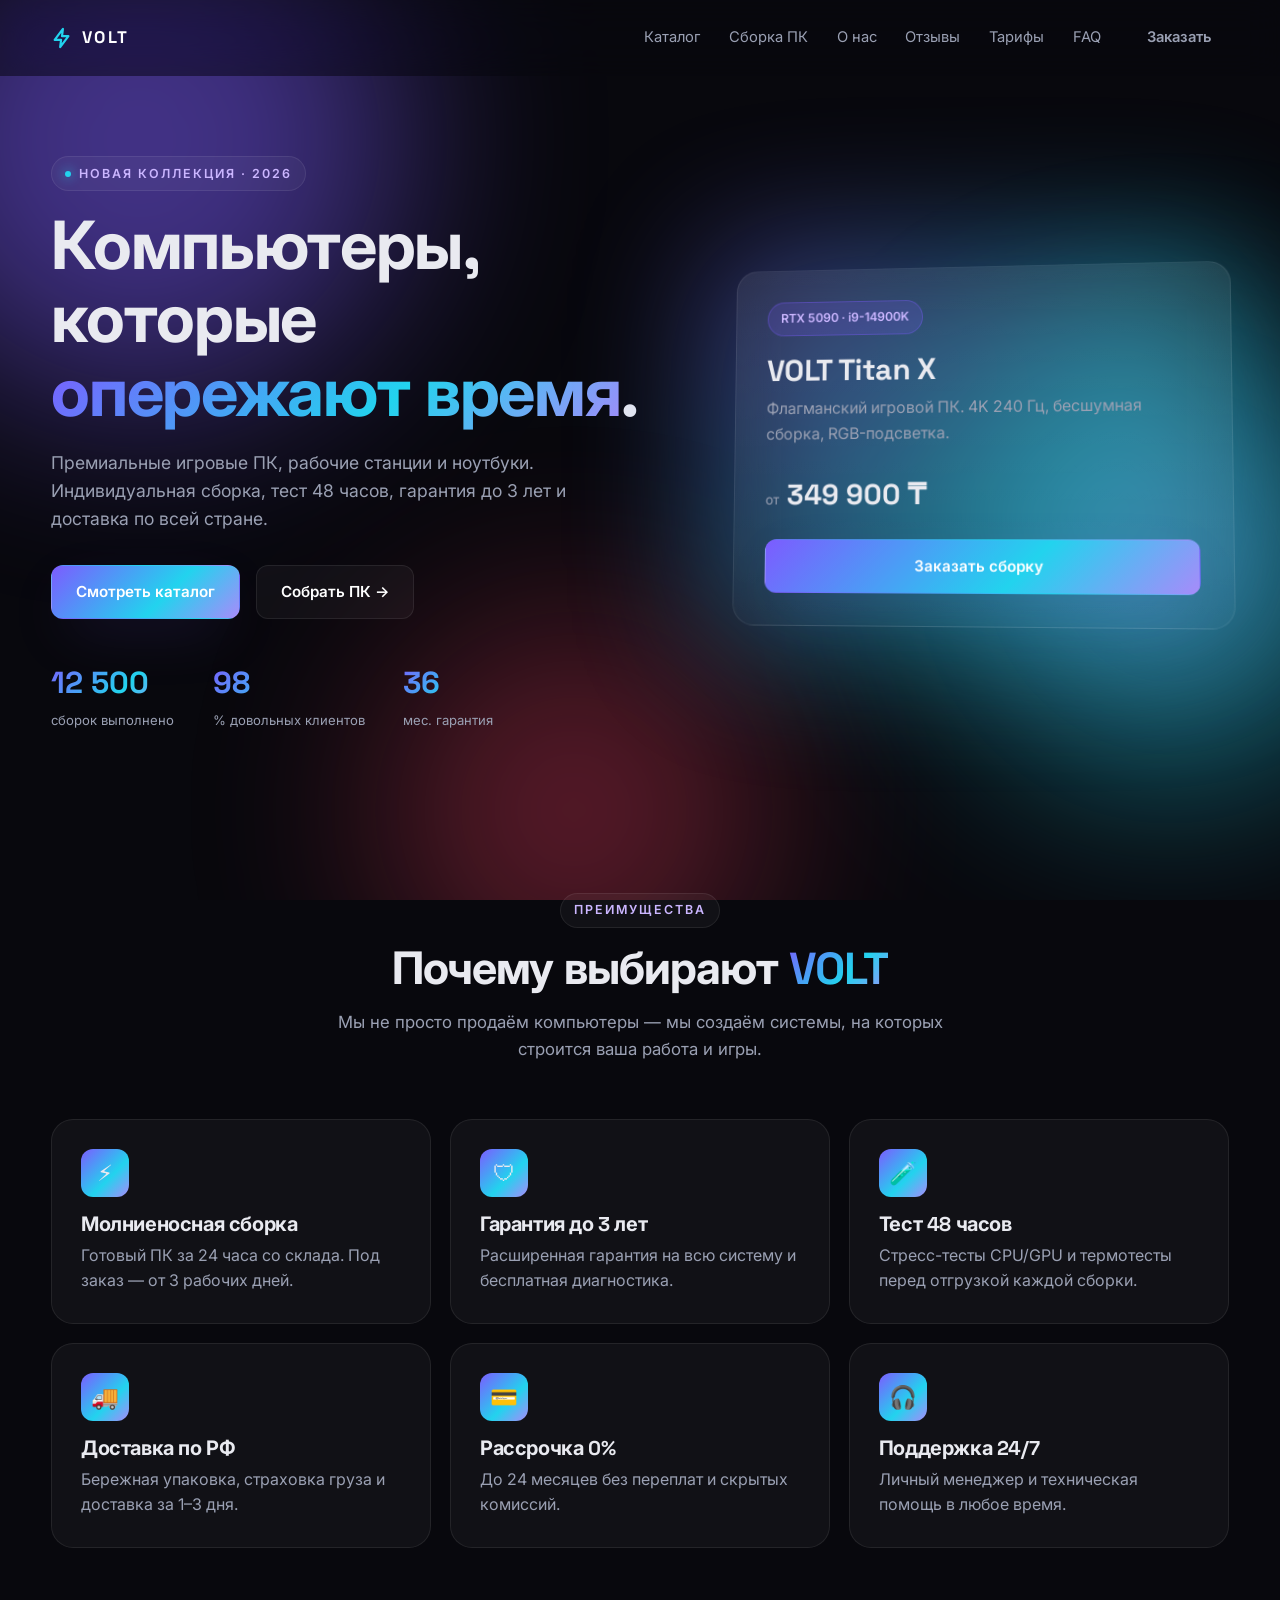
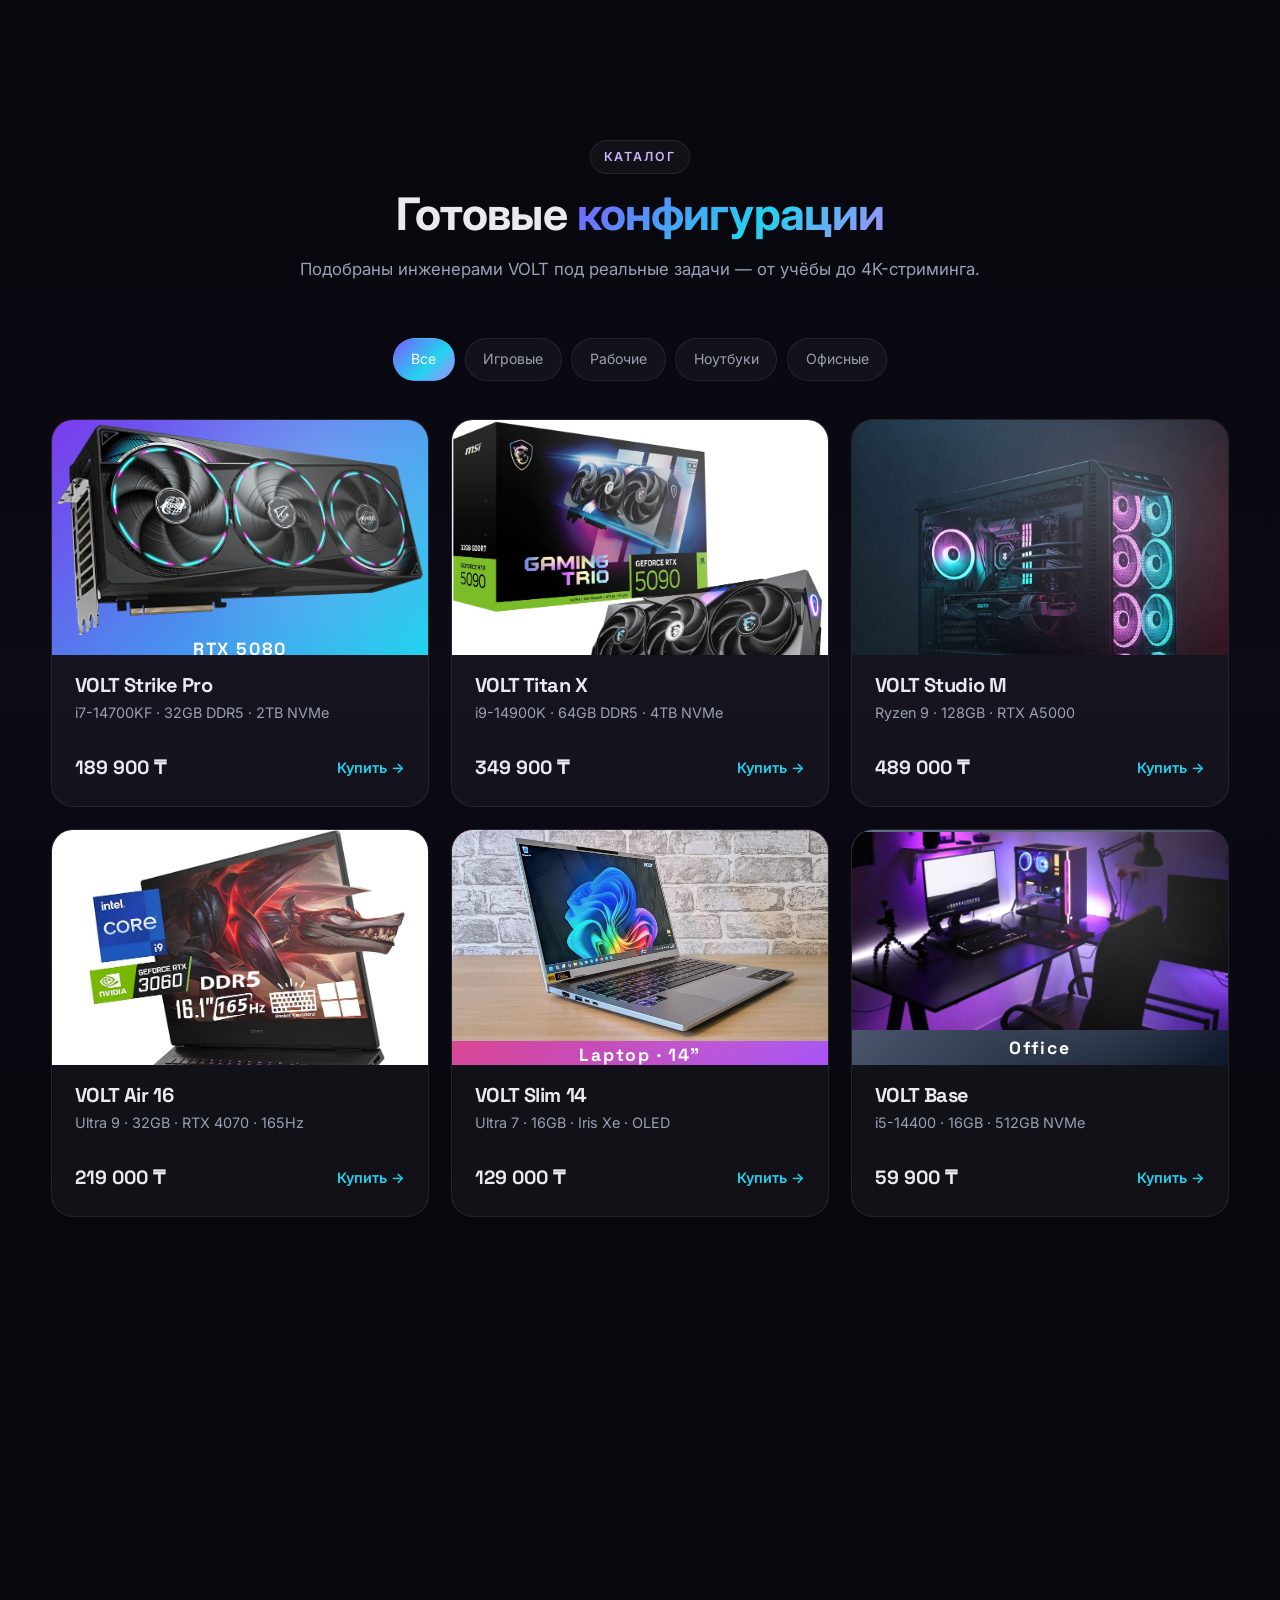
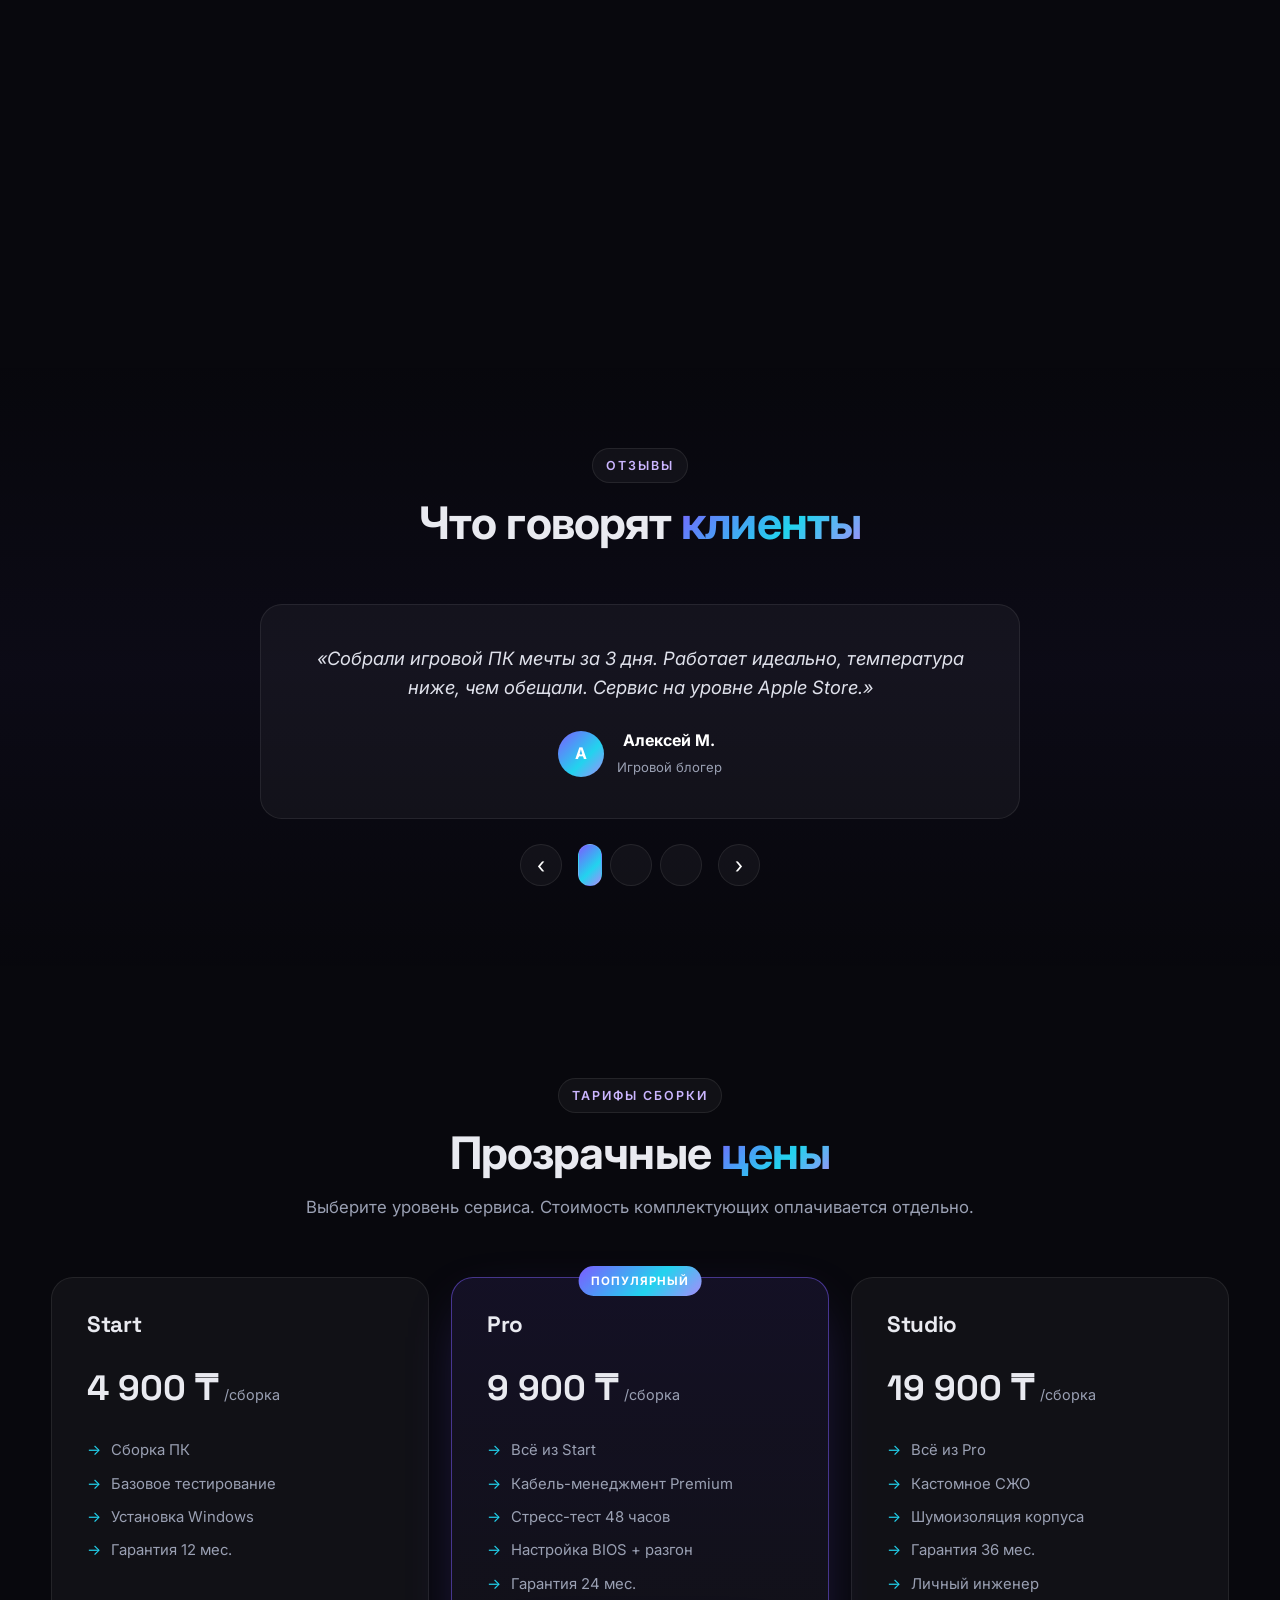
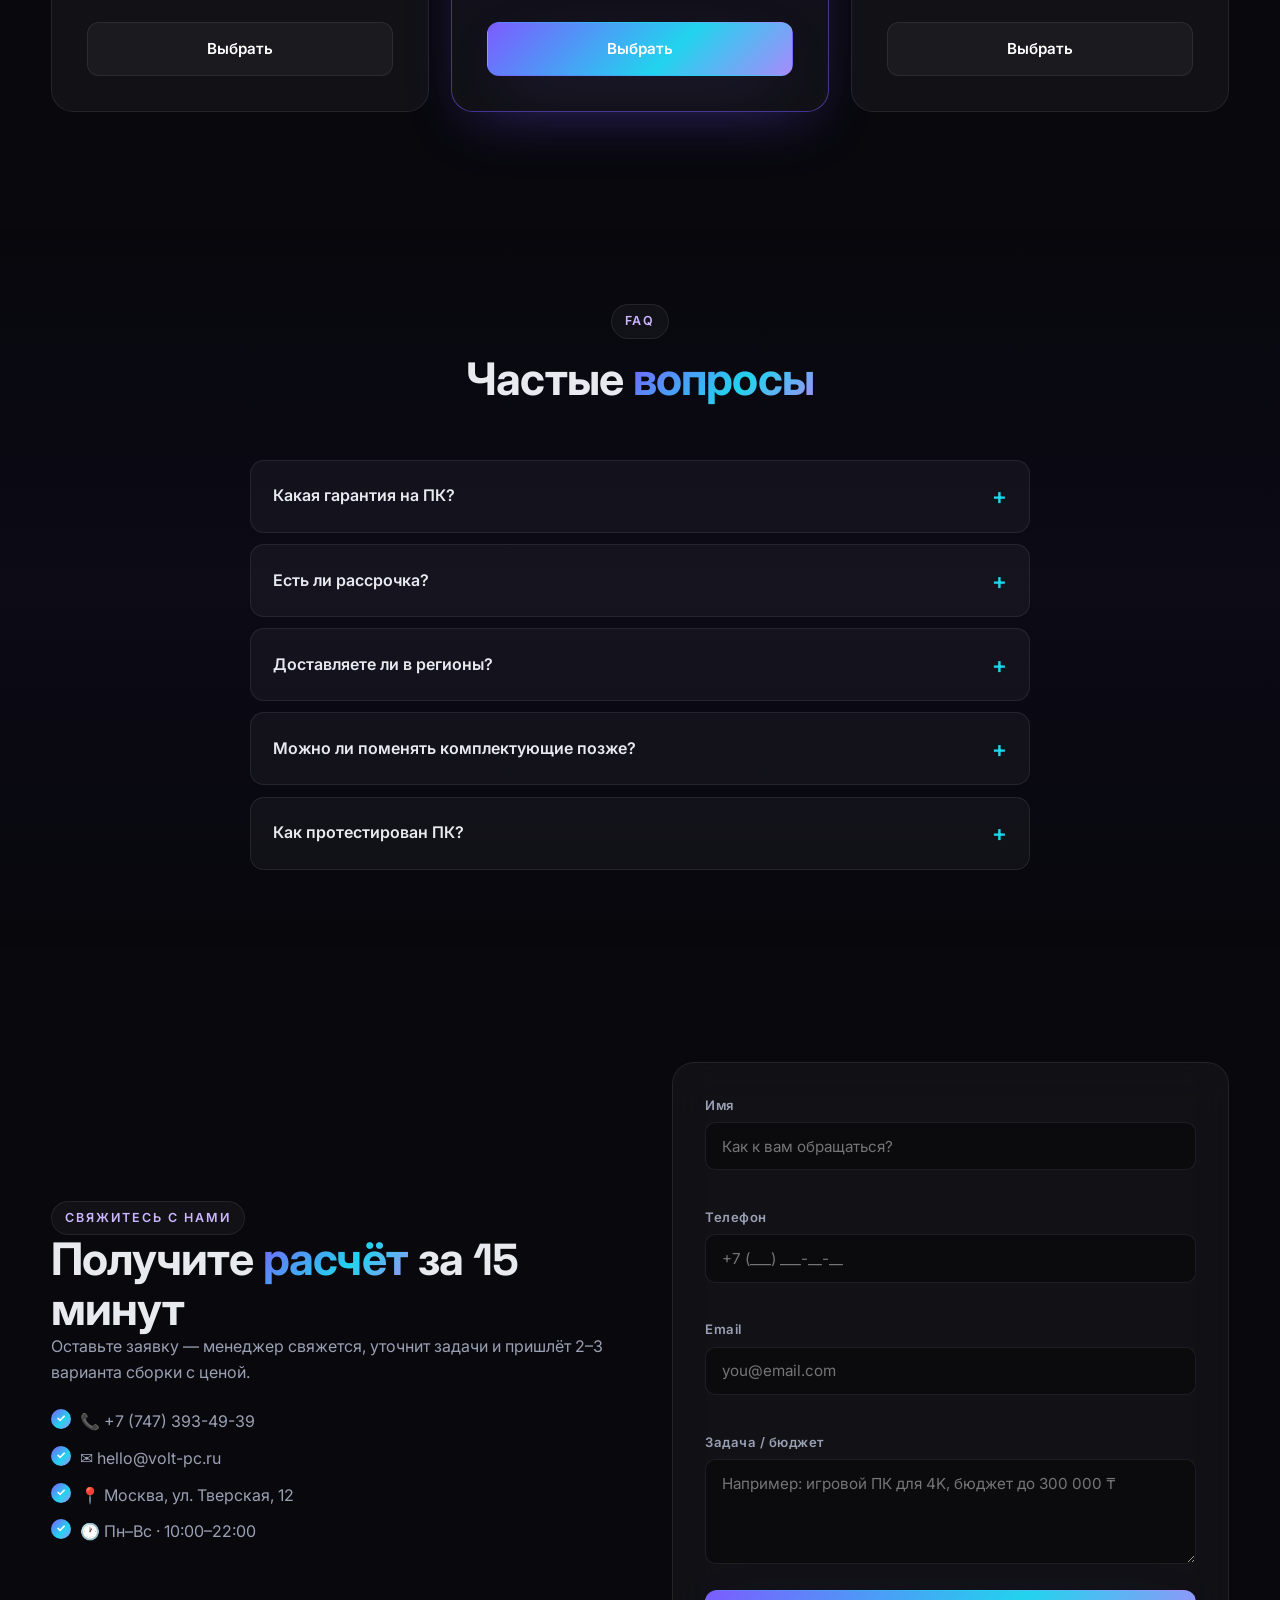
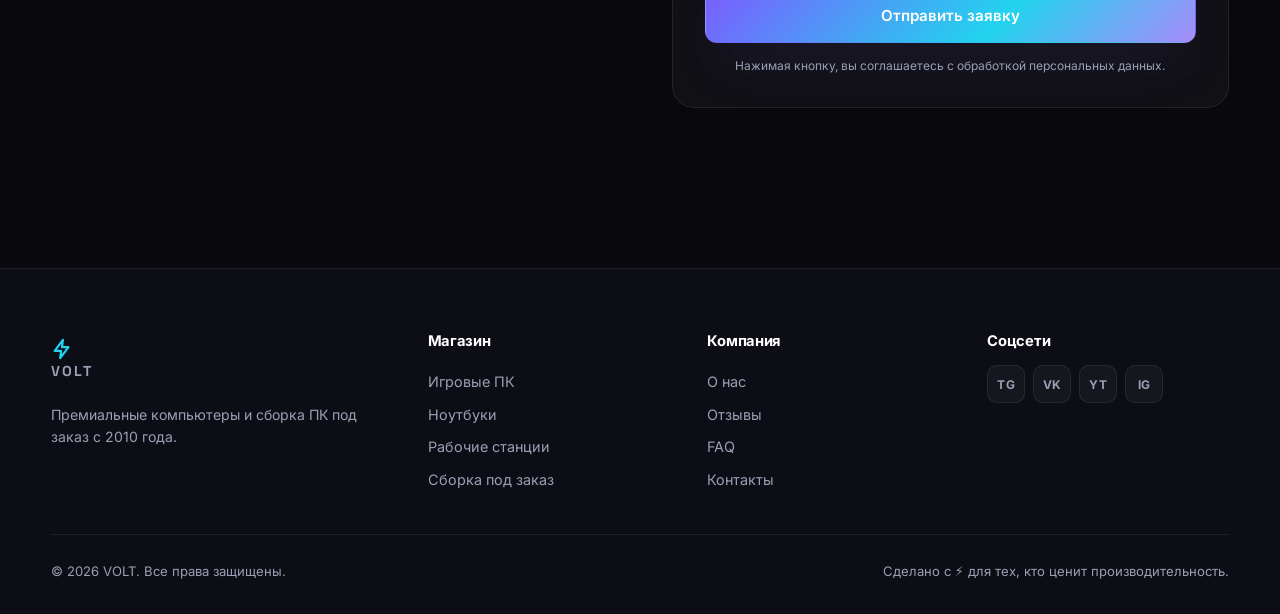
<file: index.html>
<!DOCTYPE html>
<html lang="ru">
<head>
<meta charset="UTF-8" />
<meta name="viewport" content="width=device-width, initial-scale=1.0" />
<meta name="description" content="VOLT — премиальный магазин компьютеров, ноутбуков и комплектующих. Сборка ПК под заказ, гарантия, доставка по всей стране." />
<meta name="theme-color" content="#0a0a0f" />
<title>VOLT — Премиальные компьютеры и сборка ПК под заказ</title>
<link rel="preconnect" href="https://fonts.googleapis.com">
<link rel="preconnect" href="https://fonts.gstatic.com" crossorigin>
<link rel="preload" as="style" href="https://fonts.googleapis.com/css2?family=Inter:wght@400;500;600;700;800&family=Space+Grotesk:wght@500;600;700&display=swap">
<link rel="stylesheet" href="https://fonts.googleapis.com/css2?family=Inter:wght@400;500;600;700;800&family=Space+Grotesk:wght@500;600;700&display=swap">
<link rel="stylesheet" href="css/style.css" />
</head>
<body>

<div class="preloader" id="preloader">
  <div class="loader-mark">
    <span>V</span><span>O</span><span>L</span><span>T</span>
  </div>
  <div class="loader-bar"><div class="loader-bar__fill"></div></div>
</div>

<div class="bg-orbs" aria-hidden="true">
  <div class="orb orb-1"></div>
  <div class="orb orb-2"></div>
  <div class="orb orb-3"></div>
</div>

<header class="nav" id="nav">
  <div class="container nav__inner">
    <a href="#home" class="brand">
      <svg viewBox="0 0 24 24" width="22" height="22" fill="none" stroke="currentColor" stroke-width="2.4" stroke-linecap="round" stroke-linejoin="round"><path d="M13 2 4 14h7l-1 8 9-12h-7l1-8Z"/></svg>
      <span>VOLT</span>
    </a>
    <nav class="nav__links" id="navLinks">
      <a href="#catalog">Каталог</a>
      <a href="#build">Сборка ПК</a>
      <a href="#about">О нас</a>
      <a href="#reviews">Отзывы</a>
      <a href="#pricing">Тарифы</a>
      <a href="#faq">FAQ</a>
      <a href="#contact" class="btn btn--sm">Заказать</a>
    </nav>
    <button class="burger" id="burger" aria-label="Меню"><span></span><span></span><span></span></button>
  </div>
</header>

<main>

<!-- HERO -->
<section class="hero" id="home">
  <div class="container hero__grid">
    <div class="hero__copy reveal">
      <span class="eyebrow"><i></i> Новая коллекция · 2026</span>
      <h1>Компьютеры, которые <span class="grad">опережают время</span>.</h1>
      <p class="lead">Премиальные игровые ПК, рабочие станции и ноутбуки. Индивидуальная сборка, тест 48 часов, гарантия до 3 лет и доставка по всей стране.</p>
      <div class="hero__cta">
        <a href="#catalog" class="btn btn--primary">Смотреть каталог</a>
        <a href="#build" class="btn btn--ghost">Собрать ПК →</a>
      </div>
      <div class="hero__stats">
        <div><b data-count="12500">0</b><span>сборок выполнено</span></div>
        <div><b data-count="98">0</b><span>% довольных клиентов</span></div>
        <div><b data-count="36">0</b><span>мес. гарантия</span></div>
      </div>
    </div>
    <div class="hero__visual reveal">
      <div class="card3d">
        <div class="card3d__glow"></div>
        <div class="card3d__body">
          <div class="chip">RTX 5090 · i9-14900K</div>
          <h3>VOLT Titan X</h3>
          <p>Флагманский игровой ПК. 4K 240 Гц, бесшумная сборка, RGB-подсветка.</p>
          <div class="card3d__price"><span>от</span><b>349 900 ₸</b></div>
          <a href="#contact" class="btn btn--primary btn--full">Заказать сборку</a>
        </div>
      </div>
    </div>
  </div>
</section>

<!-- FEATURES -->
<section class="section" id="features">
  <div class="container">
    <div class="section__head reveal">
      <span class="eyebrow">Преимущества</span>
      <h2>Почему выбирают <span class="grad">VOLT</span></h2>
      <p>Мы не просто продаём компьютеры — мы создаём системы, на которых строится ваша работа и игры.</p>
    </div>
    <div class="features">
      <article class="feature reveal">
        <div class="feature__ico">⚡</div>
        <h3>Молниеносная сборка</h3>
        <p>Готовый ПК за 24 часа со склада. Под заказ — от 3 рабочих дней.</p>
      </article>
      <article class="feature reveal">
        <div class="feature__ico">🛡</div>
        <h3>Гарантия до 3 лет</h3>
        <p>Расширенная гарантия на всю систему и бесплатная диагностика.</p>
      </article>
      <article class="feature reveal">
        <div class="feature__ico">🧪</div>
        <h3>Тест 48 часов</h3>
        <p>Стресс-тесты CPU/GPU и термотесты перед отгрузкой каждой сборки.</p>
      </article>
      <article class="feature reveal">
        <div class="feature__ico">🚚</div>
        <h3>Доставка по РФ</h3>
        <p>Бережная упаковка, страховка груза и доставка за 1–3 дня.</p>
      </article>
      <article class="feature reveal">
        <div class="feature__ico">💳</div>
        <h3>Рассрочка 0%</h3>
        <p>До 24 месяцев без переплат и скрытых комиссий.</p>
      </article>
      <article class="feature reveal">
        <div class="feature__ico">🎧</div>
        <h3>Поддержка 24/7</h3>
        <p>Личный менеджер и техническая помощь в любое время.</p>
      </article>
    </div>
  </div>
</section>

<!-- CATALOG -->
<section class="section section--alt" id="catalog">
  <div class="container">
    <div class="section__head reveal">
      <span class="eyebrow">Каталог</span>
      <h2>Готовые <span class="grad">конфигурации</span></h2>
      <p>Подобраны инженерами VOLT под реальные задачи — от учёбы до 4K-стриминга.</p>
    </div>
    <div class="filters reveal" id="filters">
      <button class="chip-btn is-active" data-filter="all">Все</button>
      <button class="chip-btn" data-filter="game">Игровые</button>
      <button class="chip-btn" data-filter="work">Рабочие</button>
      <button class="chip-btn" data-filter="laptop">Ноутбуки</button>
      <button class="chip-btn" data-filter="office">Офисные</button>
    </div>               
    <div class="catalog">
      <article class="prod reveal" data-cat="game">
        <div class="prod__img" style="--g:linear-gradient(135deg,#7c3aed,#22d3ee)"><img src="image/rtx5080.png"><span>RTX 5080</span></div>
        <h3>VOLT Strike Pro</h3>
        <p>i7-14700KF · 32GB DDR5 · 2TB NVMe</p>
        <div class="prod__foot"><b>189 900 ₸</b><a href="#contact" class="link">Купить →</a></div>
      </article>
      <article class="prod reveal" data-cat="game">
        <div class="prod__img" style="--g:linear-gradient(135deg,#ef4444,#f97316)"><img src="image/rtx5090.jpg"><span>RTX 5090</span></div>
        <h3>VOLT Titan X</h3>
        <p>i9-14900K · 64GB DDR5 · 4TB NVMe</p>
        <div class="prod__foot"><b>349 900 ₸</b><a href="#contact" class="link">Купить →</a></div>
      </article>
      <article class="prod reveal" data-cat="work">
        <div class="prod__img" style="--g:linear-gradient(135deg,#0ea5e9,#6366f1)"><img src="image/work.jpeg"><span>Workstation</span></div>
        <h3>VOLT Studio M</h3>
        <p>Ryzen 9 · 128GB · RTX A5000</p>
        <div class="prod__foot"><b>489 000 ₸</b><a href="#contact" class="link">Купить →</a></div>
      </article>
      <article class="prod reveal" data-cat="laptop">
        <div class="prod__img" style="--g:linear-gradient(135deg,#10b981,#06b6d4)"><img src="image/laptop16.jpg"><span>Laptop · 16"</span></div>
        <h3>VOLT Air 16</h3>
        <p>Ultra 9 · 32GB · RTX 4070 · 165Hz</p>
        <div class="prod__foot"><b>219 000 ₸</b><a href="#contact" class="link">Купить →</a></div>
      </article>
      <article class="prod reveal" data-cat="laptop">
        <div class="prod__img" style="--g:linear-gradient(135deg,#f43f5e,#a855f7)"><img src="image/laptop14.webp"><span>Laptop · 14"</span></div>
        <h3>VOLT Slim 14</h3>
        <p>Ultra 7 · 16GB · Iris Xe · OLED</p>
        <div class="prod__foot"><b>129 000 ₸</b><a href="#contact" class="link">Купить →</a></div>
      </article>
      <article class="prod reveal" data-cat="office">
        <div class="prod__img" style="--g:linear-gradient(135deg,#64748b,#0f172a)"><img src="image/office.avif"><span>Office</span></div>
        <h3>VOLT Base</h3>
        <p>i5-14400 · 16GB · 512GB NVMe</p>
        <div class="prod__foot"><b>59 900 ₸</b><a href="#contact" class="link">Купить →</a></div>
      </article>
    </div>
  </div>
</section>

<!-- BUILD / ABOUT -->
<section class="section" id="build">
  <div class="container two-col">
    <div class="reveal">
      <span class="eyebrow">Сборка под заказ</span>
      <h2>Соберём ПК под <span class="grad">вашу задачу</span></h2>
      <p class="lead">Расскажите о бюджете и задачах — мы подберём оптимальные комплектующие, протестируем и доставим готовую систему.</p>
      <ul class="check">
        <li>Только оригинальные компоненты от официальных дистрибьюторов</li>
        <li>Кабель-менеджмент и продуманное охлаждение</li>
        <li>BIOS-настройка, разгон и оптимизация ОС</li>
        <li>Бесплатная апгрейд-консультация на 1 год</li>
      </ul>
      <a href="#contact" class="btn btn--primary">Получить расчёт</a>
    </div>
    <div class="reveal">
      <div class="metric-grid">
        <div class="metric"><b data-count="15">0</b><span>лет на рынке</span></div>
        <div class="metric"><b data-count="320">0</b><span>моделей в наличии</span></div>
        <div class="metric"><b data-count="48">0</b><span>часов стресс-теста</span></div>
        <div class="metric"><b data-count="24">0</b><span>часа на сборку</span></div>
      </div>
    </div>
  </div>
</section>

<!-- TESTIMONIALS -->
<section class="section section--alt" id="reviews">
  <div class="container">
    <div class="section__head reveal">
      <span class="eyebrow">Отзывы</span>
      <h2>Что говорят <span class="grad">клиенты</span></h2>
    </div>
    <div class="slider reveal" id="slider">
      <div class="slider__track" id="sliderTrack">
        <div class="slide">
          <p>«Собрали игровой ПК мечты за 3 дня. Работает идеально, температура ниже, чем обещали. Сервис на уровне Apple Store.»</p>
          <div class="author"><div class="ava">А</div><div><b>Алексей М.</b><span>Игровой блогер</span></div></div>
        </div>
        <div class="slide">
          <p>«Купили 12 рабочих станций для студии. Все машины пришли откалиброванные, с установленным ПО. Огромная экономия времени.»</p>
          <div class="author"><div class="ava">Е</div><div><b>Елена К.</b><span>Арт-директор Studio One</span></div></div>
        </div>
        <div class="slide">
          <p>«Ноутбук VOLT Air 16 — лучшее, что я держал в руках за 10 лет. Премиальный материал, тишина, автономность.»</p>
          <div class="author"><div class="ava">Д</div><div><b>Дмитрий П.</b><span>CTO Stack.io</span></div></div>
        </div>
      </div>
      <div class="slider__nav">
        <button id="prevSlide" aria-label="Назад">‹</button>
        <div class="dots" id="dots"></div>
        <button id="nextSlide" aria-label="Вперёд">›</button>
      </div>
    </div>
  </div>
</section>

<!-- PRICING -->
<section class="section" id="pricing">
  <div class="container">
    <div class="section__head reveal">
      <span class="eyebrow">Тарифы сборки</span>
      <h2>Прозрачные <span class="grad">цены</span></h2>
      <p>Выберите уровень сервиса. Стоимость комплектующих оплачивается отдельно.</p>
    </div>
    <div class="pricing">
      <article class="plan reveal">
        <h3>Start</h3>
        <div class="plan__price"><b>4 900 ₸</b><span>/сборка</span></div>
        <ul>
          <li>Сборка ПК</li>
          <li>Базовое тестирование</li>
          <li>Установка Windows</li>
          <li>Гарантия 12 мес.</li>
        </ul>
        <a href="#contact" class="btn btn--ghost btn--full">Выбрать</a>
      </article>
      <article class="plan plan--pop reveal">
        <span class="badge">Популярный</span>
        <h3>Pro</h3>
        <div class="plan__price"><b>9 900 ₸</b><span>/сборка</span></div>
        <ul>
          <li>Всё из Start</li>
          <li>Кабель-менеджмент Premium</li>
          <li>Стресс-тест 48 часов</li>
          <li>Настройка BIOS + разгон</li>
          <li>Гарантия 24 мес.</li>
        </ul>
        <a href="#contact" class="btn btn--primary btn--full">Выбрать</a>
      </article>
      <article class="plan reveal">
        <h3>Studio</h3>
        <div class="plan__price"><b>19 900 ₸</b><span>/сборка</span></div>
        <ul>
          <li>Всё из Pro</li>
          <li>Кастомное СЖО</li>
          <li>Шумоизоляция корпуса</li>
          <li>Гарантия 36 мес.</li>
          <li>Личный инженер</li>
        </ul>
        <a href="#contact" class="btn btn--ghost btn--full">Выбрать</a>
      </article>
    </div>
  </div>
</section>

<!-- FAQ -->
<section class="section section--alt" id="faq">
  <div class="container faq-wrap">
    <div class="section__head reveal">
      <span class="eyebrow">FAQ</span>
      <h2>Частые <span class="grad">вопросы</span></h2>
    </div>
    <div class="faq" id="faq">
      <details class="reveal"><summary>Какая гарантия на ПК?</summary><p>На системные блоки — до 36 месяцев, на отдельные компоненты — гарантия производителя. Бесплатная диагностика на весь срок.</p></details>
      <details class="reveal"><summary>Есть ли рассрочка?</summary><p>Да, оформляем рассрочку 0% до 24 месяцев через банки-партнёры. Решение за 2 минуты.</p></details>
      <details class="reveal"><summary>Доставляете ли в регионы?</summary><p>Да, доставляем по всей России и СНГ. ПК упаковываем в двойной короб с пенопластом и страхуем груз.</p></details>
      <details class="reveal"><summary>Можно ли поменять комплектующие позже?</summary><p>Конечно. В течение первого года апгрейд и консультация — бесплатно.</p></details>
      <details class="reveal"><summary>Как протестирован ПК?</summary><p>Стресс-тесты CPU (Prime95, AIDA64), GPU (FurMark, 3DMark), памяти (MemTest) и термоконтроль 48 часов.</p></details>
    </div>
  </div>
</section>

<!-- CONTACT -->
<section class="section" id="contact">
  <div class="container two-col">
    <div class="reveal">
      <span class="eyebrow">Свяжитесь с нами</span>
      <h2>Получите <span class="grad">расчёт</span> за 15 минут</h2>
      <p class="lead">Оставьте заявку — менеджер свяжется, уточнит задачи и пришлёт 2–3 варианта сборки с ценой.</p>
      <ul class="check">
        <li>📞 +7 (747) 393-49-39</li>
        <li>✉ hello@volt-pc.ru</li>
        <li>📍 Москва, ул. Тверская, 12</li>
        <li>🕐 Пн–Вс · 10:00–22:00</li>
      </ul>
    </div>
    <form class="form reveal" id="form" novalidate>
      <div class="field">
        <label>Имя</label>
        <input type="text" name="name" required minlength="2" placeholder="Как к вам обращаться?" />
        <span class="err"></span>
      </div>
      <div class="field">
        <label>Телефон</label>
        <input type="tel" name="phone" required placeholder="+7 (___) ___-__-__" />
        <span class="err"></span>
      </div>
      <div class="field">
        <label>Email</label>
        <input type="email" name="email" required placeholder="you@email.com" />
        <span class="err"></span>
      </div>
      <div class="field">
        <label>Задача / бюджет</label>
        <textarea name="msg" rows="4" placeholder="Например: игровой ПК для 4K, бюджет до 300 000 ₸"></textarea>
      </div>
      <button type="submit" class="btn btn--primary btn--full">Отправить заявку</button>
      <p class="form__note">Нажимая кнопку, вы соглашаетесь с обработкой персональных данных.</p>
    </form>
  </div>
</section>

</main>

<footer class="footer">
  <div class="container footer__grid">
    <div>
      <a href="#home" class="brand"><svg viewBox="0 0 24 24" width="22" height="22" fill="none" stroke="currentColor" stroke-width="2.4" stroke-linecap="round" stroke-linejoin="round"><path d="M13 2 4 14h7l-1 8 9-12h-7l1-8Z"/></svg><span>VOLT</span></a>
      <p>Премиальные компьютеры и сборка ПК под заказ с 2010 года.</p>
    </div>
    <div>
      <h4>Магазин</h4>
      <a href="#catalog">Игровые ПК</a>
      <a href="#catalog">Ноутбуки</a>
      <a href="#catalog">Рабочие станции</a>
      <a href="#build">Сборка под заказ</a>
    </div>
    <div>
      <h4>Компания</h4>
      <a href="#about">О нас</a>
      <a href="#reviews">Отзывы</a>
      <a href="#faq">FAQ</a>
      <a href="#contact">Контакты</a>
    </div>
    <div>
      <h4>Соцсети</h4>
      <div class="socials">
        <a href="#" aria-label="Telegram">TG</a>
        <a href="#" aria-label="VK">VK</a>
        <a href="#" aria-label="YouTube">YT</a>
        <a href="#" aria-label="Instagram">IG</a>
      </div>
    </div>
  </div>
  <div class="container footer__bottom">
    <span>© 2026 VOLT. Все права защищены.</span>
    <span>Сделано с ⚡ для тех, кто ценит производительность.</span>
  </div>
</footer>

<button class="to-top" id="toTop" aria-label="Наверх">↑</button>

<script src="script.js" defer></script>
</body>
</html>
</file>
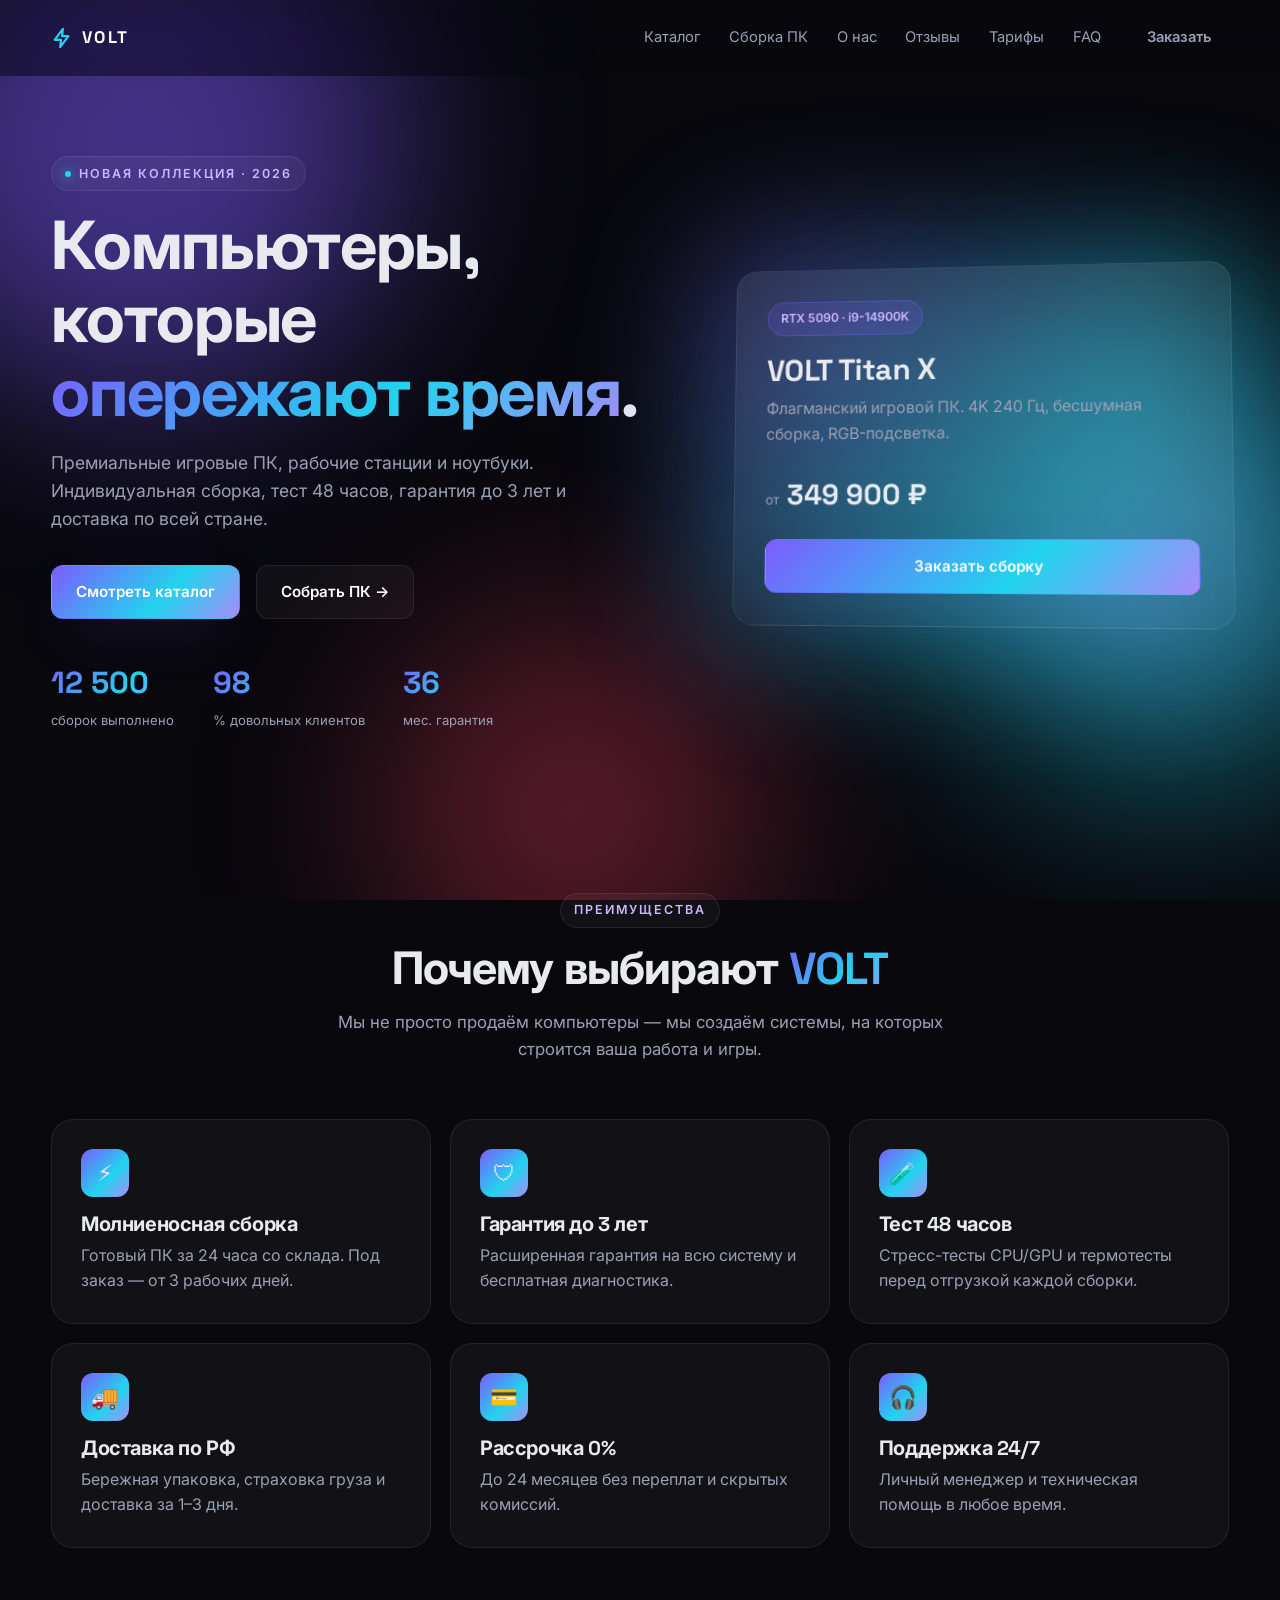
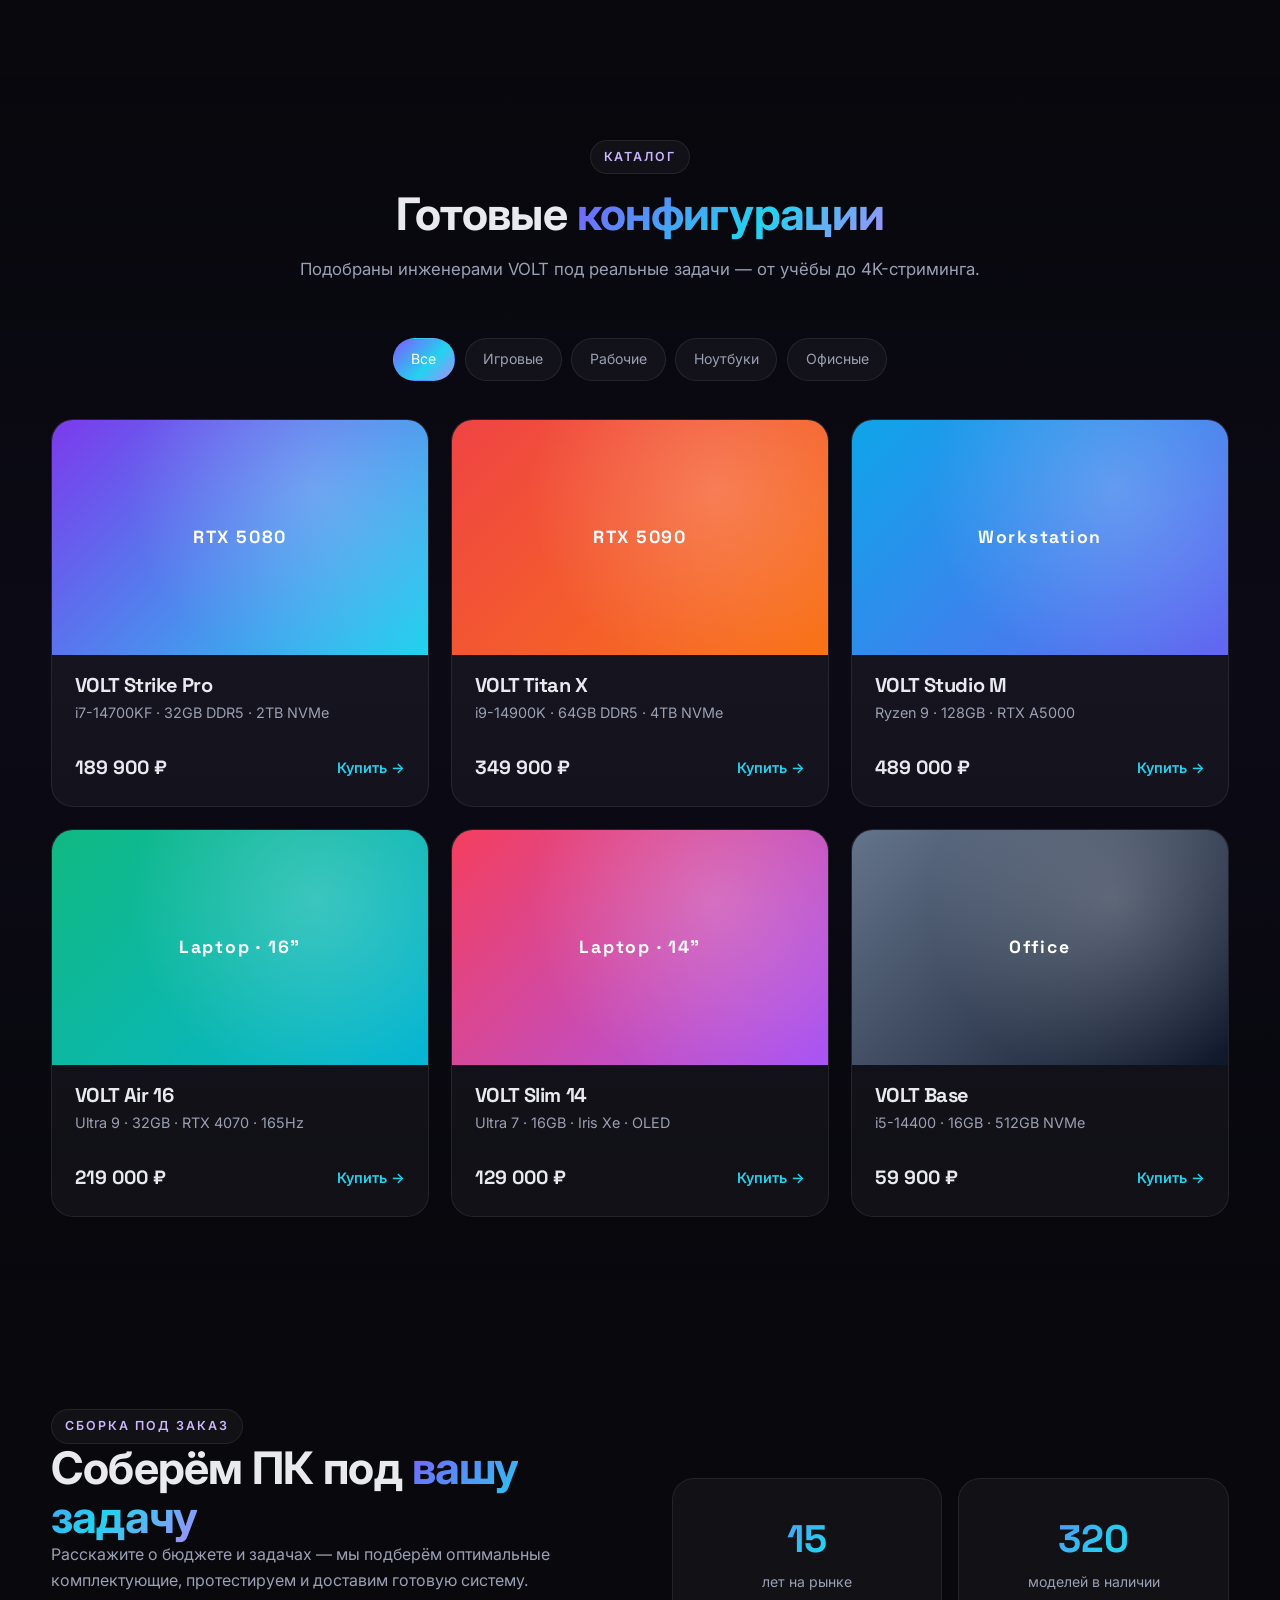
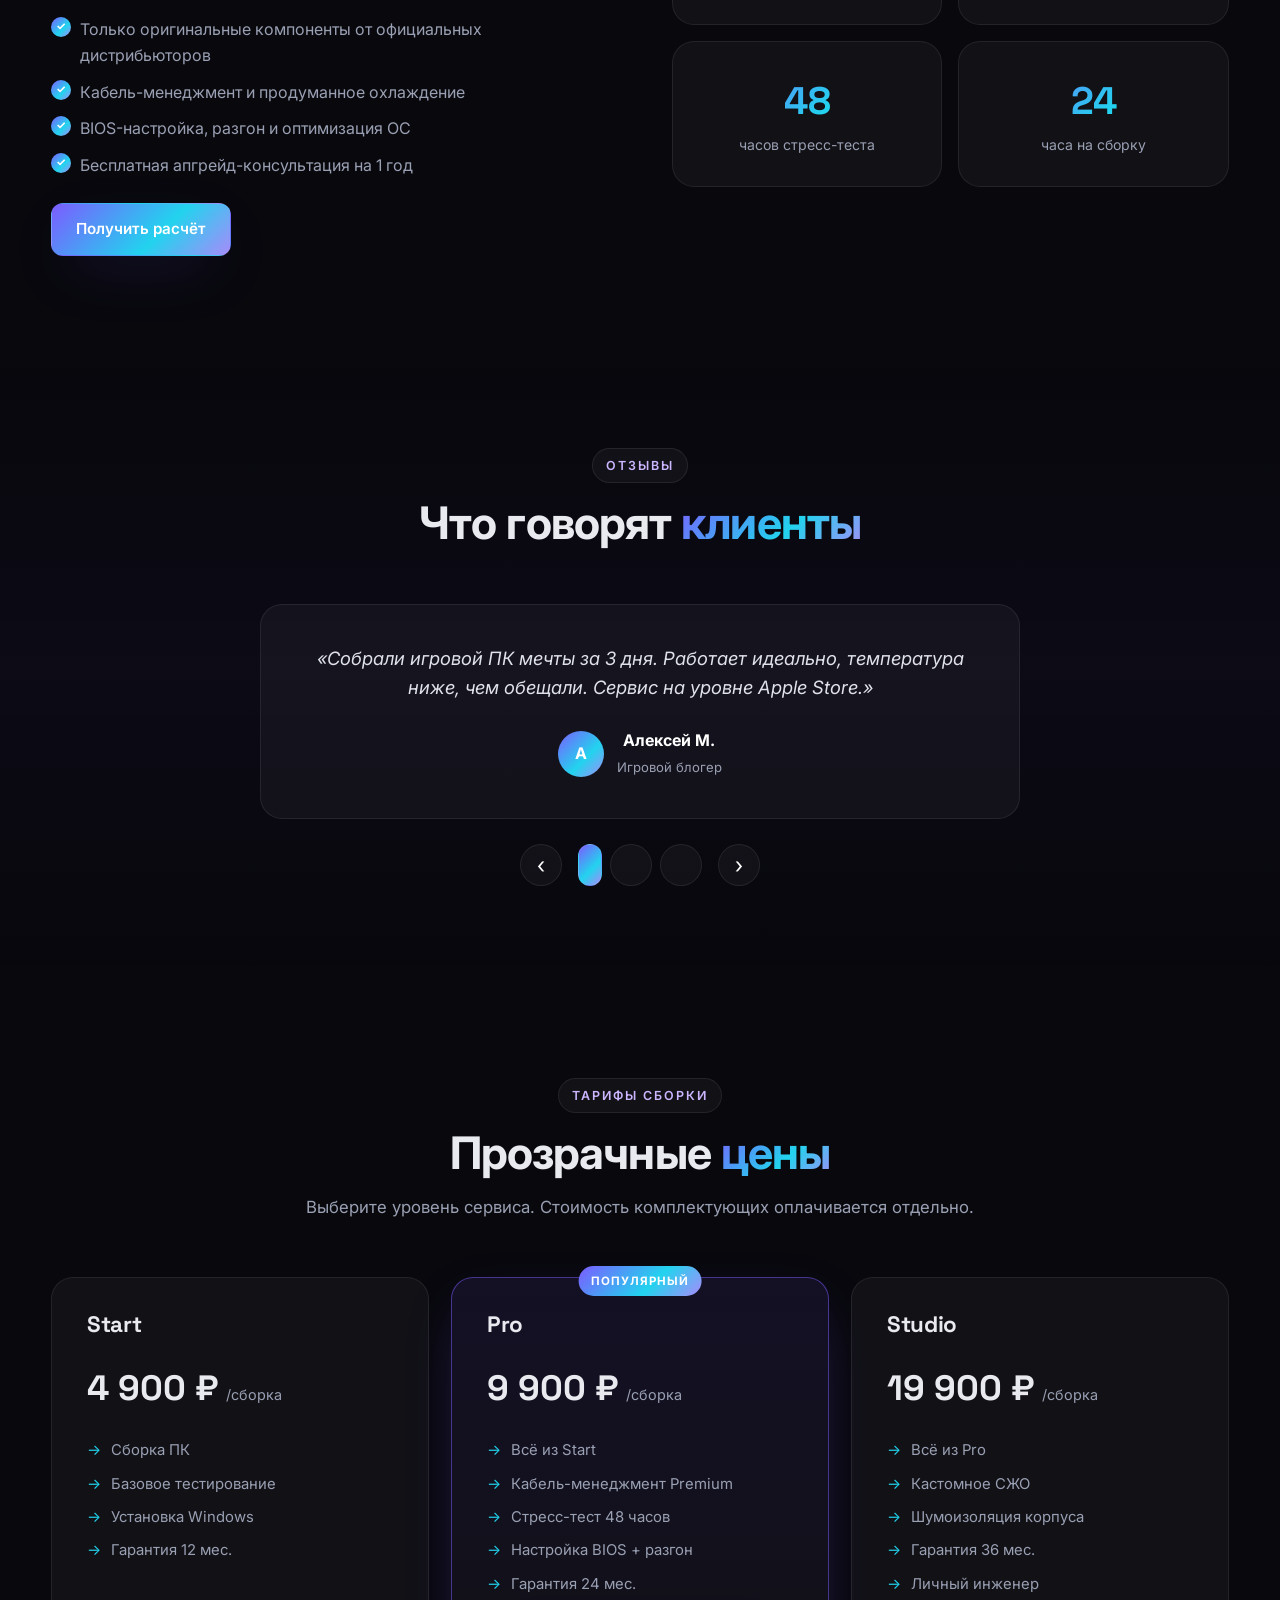
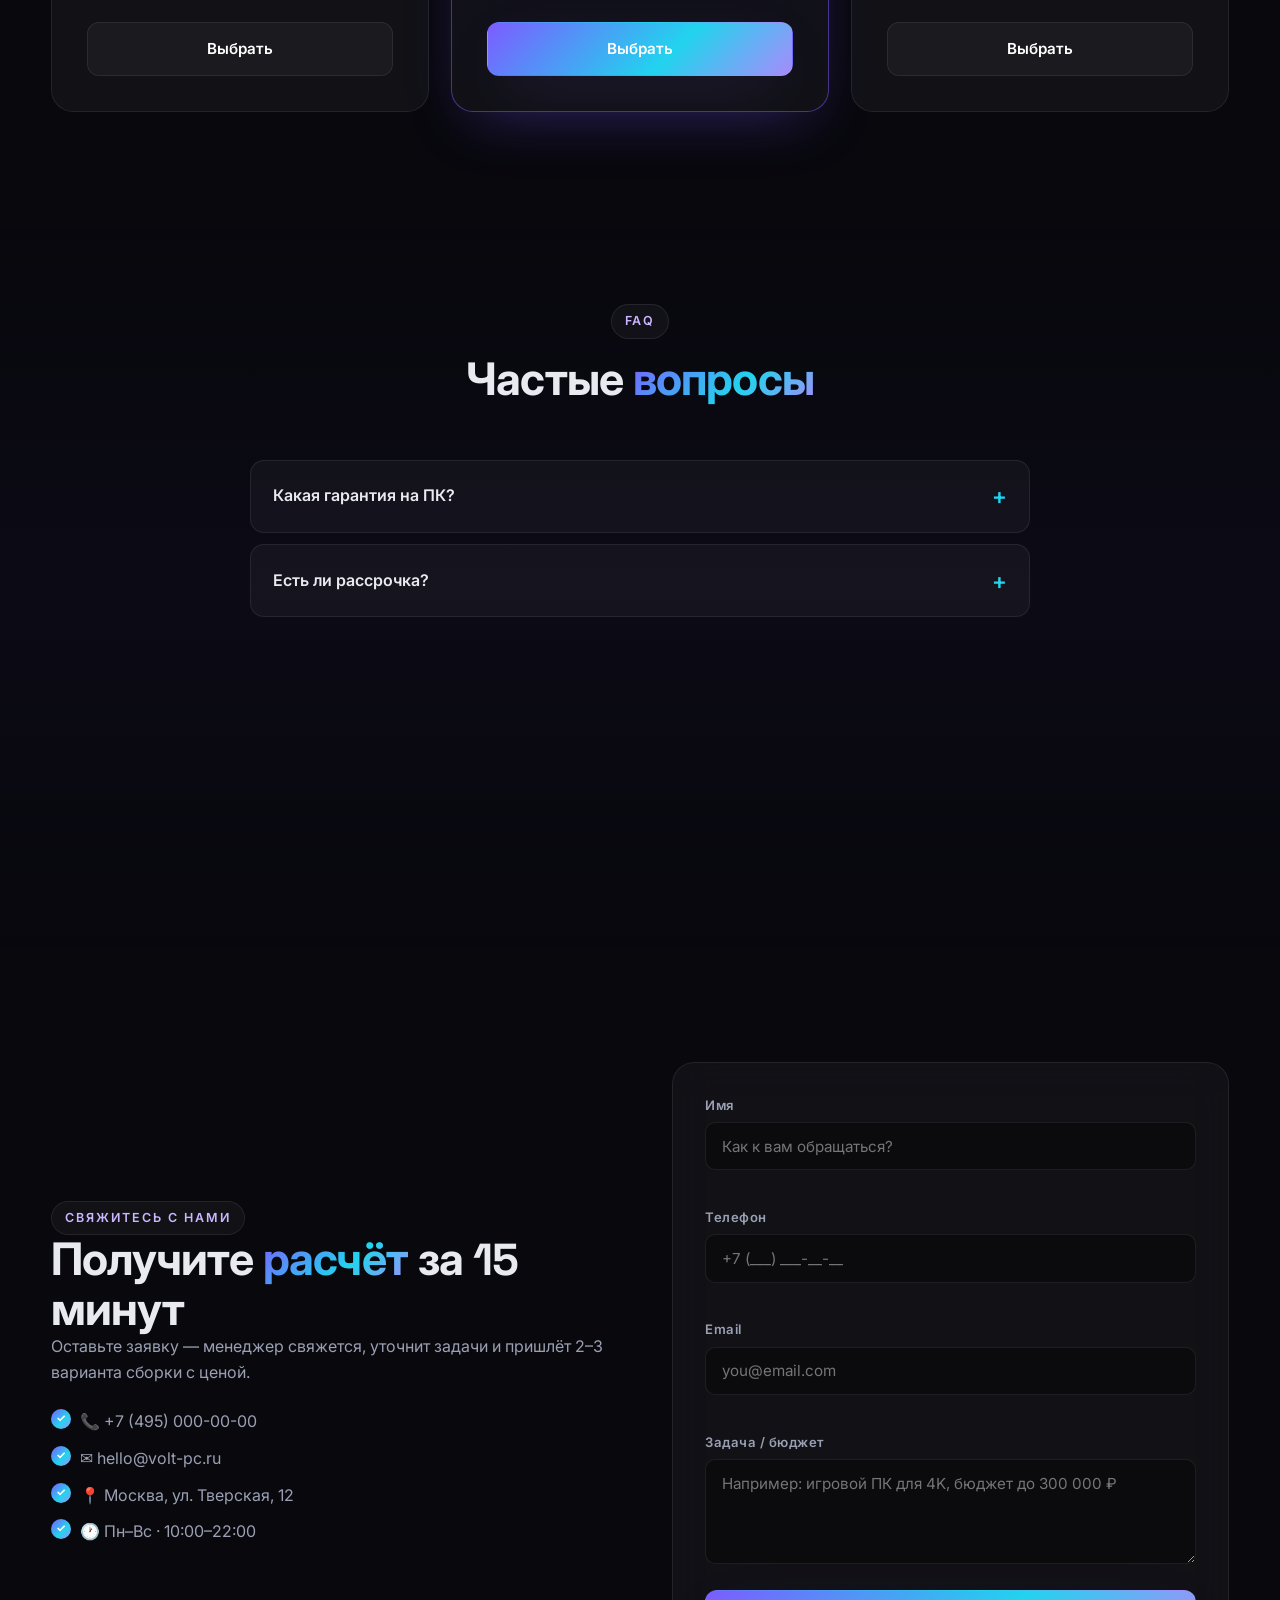
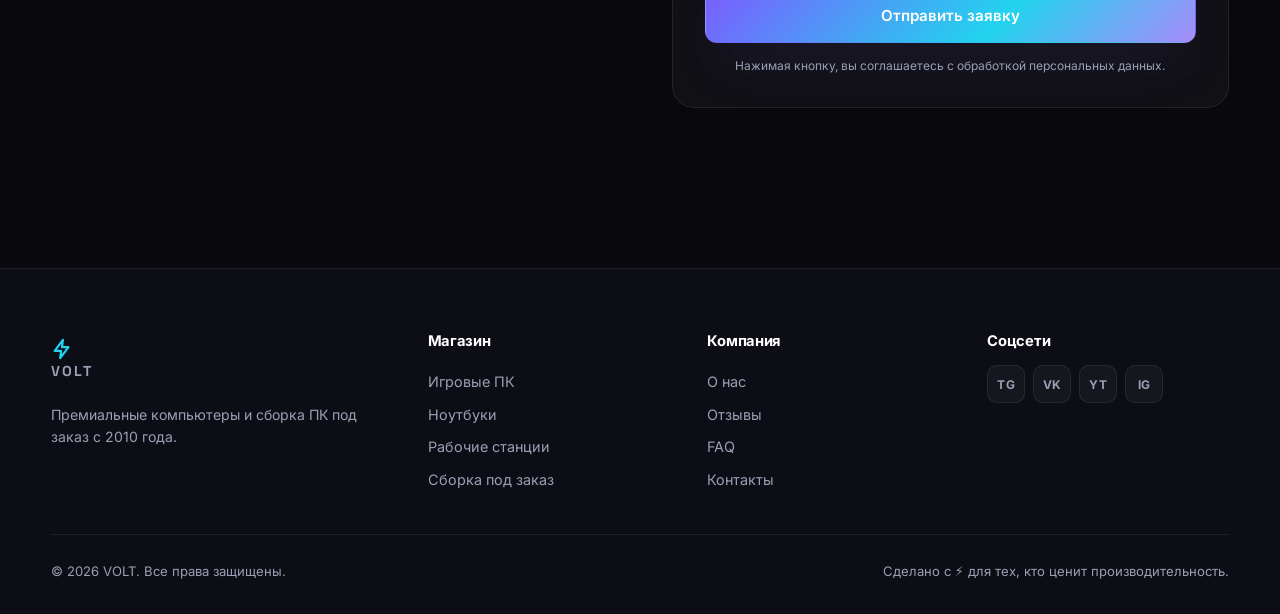
<file: index (1).html>
<!DOCTYPE html>
<html lang="ru">
<head>
<meta charset="UTF-8" />
<meta name="viewport" content="width=device-width, initial-scale=1.0" />
<meta name="description" content="VOLT — премиальный магазин компьютеров, ноутбуков и комплектующих. Сборка ПК под заказ, гарантия, доставка по всей стране." />
<meta name="theme-color" content="#0a0a0f" />
<title>VOLT — Премиальные компьютеры и сборка ПК под заказ</title>
<link rel="preconnect" href="https://fonts.googleapis.com">
<link rel="preconnect" href="https://fonts.gstatic.com" crossorigin>
<link rel="preload" as="style" href="https://fonts.googleapis.com/css2?family=Inter:wght@400;500;600;700;800&family=Space+Grotesk:wght@500;600;700&display=swap">
<link rel="stylesheet" href="https://fonts.googleapis.com/css2?family=Inter:wght@400;500;600;700;800&family=Space+Grotesk:wght@500;600;700&display=swap">
<link rel="stylesheet" href="css/style.css" />
</head>
<body>

<div class="preloader" id="preloader">
  <div class="loader-mark">
    <span>V</span><span>O</span><span>L</span><span>T</span>
  </div>
  <div class="loader-bar"><div class="loader-bar__fill"></div></div>
</div>

<div class="bg-orbs" aria-hidden="true">
  <div class="orb orb-1"></div>
  <div class="orb orb-2"></div>
  <div class="orb orb-3"></div>
</div>

<header class="nav" id="nav">
  <div class="container nav__inner">
    <a href="#home" class="brand">
      <svg viewBox="0 0 24 24" width="22" height="22" fill="none" stroke="currentColor" stroke-width="2.4" stroke-linecap="round" stroke-linejoin="round"><path d="M13 2 4 14h7l-1 8 9-12h-7l1-8Z"/></svg>
      <span>VOLT</span>
    </a>
    <nav class="nav__links" id="navLinks">
      <a href="#catalog">Каталог</a>
      <a href="#build">Сборка ПК</a>
      <a href="#about">О нас</a>
      <a href="#reviews">Отзывы</a>
      <a href="#pricing">Тарифы</a>
      <a href="#faq">FAQ</a>
      <a href="#contact" class="btn btn--sm">Заказать</a>
    </nav>
    <button class="burger" id="burger" aria-label="Меню"><span></span><span></span><span></span></button>
  </div>
</header>

<main>

<!-- HERO -->
<section class="hero" id="home">
  <div class="container hero__grid">
    <div class="hero__copy reveal">
      <span class="eyebrow"><i></i> Новая коллекция · 2026</span>
      <h1>Компьютеры, которые <span class="grad">опережают время</span>.</h1>
      <p class="lead">Премиальные игровые ПК, рабочие станции и ноутбуки. Индивидуальная сборка, тест 48 часов, гарантия до 3 лет и доставка по всей стране.</p>
      <div class="hero__cta">
        <a href="#catalog" class="btn btn--primary">Смотреть каталог</a>
        <a href="#build" class="btn btn--ghost">Собрать ПК →</a>
      </div>
      <div class="hero__stats">
        <div><b data-count="12500">0</b><span>сборок выполнено</span></div>
        <div><b data-count="98">0</b><span>% довольных клиентов</span></div>
        <div><b data-count="36">0</b><span>мес. гарантия</span></div>
      </div>
    </div>
    <div class="hero__visual reveal">
      <div class="card3d">
        <div class="card3d__glow"></div>
        <div class="card3d__body">
          <div class="chip">RTX 5090 · i9-14900K</div>
          <h3>VOLT Titan X</h3>
          <p>Флагманский игровой ПК. 4K 240 Гц, бесшумная сборка, RGB-подсветка.</p>
          <div class="card3d__price"><span>от</span><b>349 900 ₽</b></div>
          <a href="#contact" class="btn btn--primary btn--full">Заказать сборку</a>
        </div>
      </div>
    </div>
  </div>
</section>

<!-- FEATURES -->
<section class="section" id="features">
  <div class="container">
    <div class="section__head reveal">
      <span class="eyebrow">Преимущества</span>
      <h2>Почему выбирают <span class="grad">VOLT</span></h2>
      <p>Мы не просто продаём компьютеры — мы создаём системы, на которых строится ваша работа и игры.</p>
    </div>
    <div class="features">
      <article class="feature reveal">
        <div class="feature__ico">⚡</div>
        <h3>Молниеносная сборка</h3>
        <p>Готовый ПК за 24 часа со склада. Под заказ — от 3 рабочих дней.</p>
      </article>
      <article class="feature reveal">
        <div class="feature__ico">🛡</div>
        <h3>Гарантия до 3 лет</h3>
        <p>Расширенная гарантия на всю систему и бесплатная диагностика.</p>
      </article>
      <article class="feature reveal">
        <div class="feature__ico">🧪</div>
        <h3>Тест 48 часов</h3>
        <p>Стресс-тесты CPU/GPU и термотесты перед отгрузкой каждой сборки.</p>
      </article>
      <article class="feature reveal">
        <div class="feature__ico">🚚</div>
        <h3>Доставка по РФ</h3>
        <p>Бережная упаковка, страховка груза и доставка за 1–3 дня.</p>
      </article>
      <article class="feature reveal">
        <div class="feature__ico">💳</div>
        <h3>Рассрочка 0%</h3>
        <p>До 24 месяцев без переплат и скрытых комиссий.</p>
      </article>
      <article class="feature reveal">
        <div class="feature__ico">🎧</div>
        <h3>Поддержка 24/7</h3>
        <p>Личный менеджер и техническая помощь в любое время.</p>
      </article>
    </div>
  </div>
</section>

<!-- CATALOG -->
<section class="section section--alt" id="catalog">
  <div class="container">
    <div class="section__head reveal">
      <span class="eyebrow">Каталог</span>
      <h2>Готовые <span class="grad">конфигурации</span></h2>
      <p>Подобраны инженерами VOLT под реальные задачи — от учёбы до 4K-стриминга.</p>
    </div>
    <div class="filters reveal" id="filters">
      <button class="chip-btn is-active" data-filter="all">Все</button>
      <button class="chip-btn" data-filter="game">Игровые</button>
      <button class="chip-btn" data-filter="work">Рабочие</button>
      <button class="chip-btn" data-filter="laptop">Ноутбуки</button>
      <button class="chip-btn" data-filter="office">Офисные</button>
    </div>
    <div class="catalog">
      <article class="prod reveal" data-cat="game">
        <div class="prod__img" style="--g:linear-gradient(135deg,#7c3aed,#22d3ee)"><span>RTX 5080</span></div>
        <h3>VOLT Strike Pro</h3>
        <p>i7-14700KF · 32GB DDR5 · 2TB NVMe</p>
        <div class="prod__foot"><b>189 900 ₽</b><a href="#contact" class="link">Купить →</a></div>
      </article>
      <article class="prod reveal" data-cat="game">
        <div class="prod__img" style="--g:linear-gradient(135deg,#ef4444,#f97316)"><span>RTX 5090</span></div>
        <h3>VOLT Titan X</h3>
        <p>i9-14900K · 64GB DDR5 · 4TB NVMe</p>
        <div class="prod__foot"><b>349 900 ₽</b><a href="#contact" class="link">Купить →</a></div>
      </article>
      <article class="prod reveal" data-cat="work">
        <div class="prod__img" style="--g:linear-gradient(135deg,#0ea5e9,#6366f1)"><span>Workstation</span></div>
        <h3>VOLT Studio M</h3>
        <p>Ryzen 9 · 128GB · RTX A5000</p>
        <div class="prod__foot"><b>489 000 ₽</b><a href="#contact" class="link">Купить →</a></div>
      </article>
      <article class="prod reveal" data-cat="laptop">
        <div class="prod__img" style="--g:linear-gradient(135deg,#10b981,#06b6d4)"><span>Laptop · 16"</span></div>
        <h3>VOLT Air 16</h3>
        <p>Ultra 9 · 32GB · RTX 4070 · 165Hz</p>
        <div class="prod__foot"><b>219 000 ₽</b><a href="#contact" class="link">Купить →</a></div>
      </article>
      <article class="prod reveal" data-cat="laptop">
        <div class="prod__img" style="--g:linear-gradient(135deg,#f43f5e,#a855f7)"><span>Laptop · 14"</span></div>
        <h3>VOLT Slim 14</h3>
        <p>Ultra 7 · 16GB · Iris Xe · OLED</p>
        <div class="prod__foot"><b>129 000 ₽</b><a href="#contact" class="link">Купить →</a></div>
      </article>
      <article class="prod reveal" data-cat="office">
        <div class="prod__img" style="--g:linear-gradient(135deg,#64748b,#0f172a)"><span>Office</span></div>
        <h3>VOLT Base</h3>
        <p>i5-14400 · 16GB · 512GB NVMe</p>
        <div class="prod__foot"><b>59 900 ₽</b><a href="#contact" class="link">Купить →</a></div>
      </article>
    </div>
  </div>
</section>

<!-- BUILD / ABOUT -->
<section class="section" id="build">
  <div class="container two-col">
    <div class="reveal">
      <span class="eyebrow">Сборка под заказ</span>
      <h2>Соберём ПК под <span class="grad">вашу задачу</span></h2>
      <p class="lead">Расскажите о бюджете и задачах — мы подберём оптимальные комплектующие, протестируем и доставим готовую систему.</p>
      <ul class="check">
        <li>Только оригинальные компоненты от официальных дистрибьюторов</li>
        <li>Кабель-менеджмент и продуманное охлаждение</li>
        <li>BIOS-настройка, разгон и оптимизация ОС</li>
        <li>Бесплатная апгрейд-консультация на 1 год</li>
      </ul>
      <a href="#contact" class="btn btn--primary">Получить расчёт</a>
    </div>
    <div class="reveal">
      <div class="metric-grid">
        <div class="metric"><b data-count="15">0</b><span>лет на рынке</span></div>
        <div class="metric"><b data-count="320">0</b><span>моделей в наличии</span></div>
        <div class="metric"><b data-count="48">0</b><span>часов стресс-теста</span></div>
        <div class="metric"><b data-count="24">0</b><span>часа на сборку</span></div>
      </div>
    </div>
  </div>
</section>

<!-- TESTIMONIALS -->
<section class="section section--alt" id="reviews">
  <div class="container">
    <div class="section__head reveal">
      <span class="eyebrow">Отзывы</span>
      <h2>Что говорят <span class="grad">клиенты</span></h2>
    </div>
    <div class="slider reveal" id="slider">
      <div class="slider__track" id="sliderTrack">
        <div class="slide">
          <p>«Собрали игровой ПК мечты за 3 дня. Работает идеально, температура ниже, чем обещали. Сервис на уровне Apple Store.»</p>
          <div class="author"><div class="ava">А</div><div><b>Алексей М.</b><span>Игровой блогер</span></div></div>
        </div>
        <div class="slide">
          <p>«Купили 12 рабочих станций для студии. Все машины пришли откалиброванные, с установленным ПО. Огромная экономия времени.»</p>
          <div class="author"><div class="ava">Е</div><div><b>Елена К.</b><span>Арт-директор Studio One</span></div></div>
        </div>
        <div class="slide">
          <p>«Ноутбук VOLT Air 16 — лучшее, что я держал в руках за 10 лет. Премиальный материал, тишина, автономность.»</p>
          <div class="author"><div class="ava">Д</div><div><b>Дмитрий П.</b><span>CTO Stack.io</span></div></div>
        </div>
      </div>
      <div class="slider__nav">
        <button id="prevSlide" aria-label="Назад">‹</button>
        <div class="dots" id="dots"></div>
        <button id="nextSlide" aria-label="Вперёд">›</button>
      </div>
    </div>
  </div>
</section>

<!-- PRICING -->
<section class="section" id="pricing">
  <div class="container">
    <div class="section__head reveal">
      <span class="eyebrow">Тарифы сборки</span>
      <h2>Прозрачные <span class="grad">цены</span></h2>
      <p>Выберите уровень сервиса. Стоимость комплектующих оплачивается отдельно.</p>
    </div>
    <div class="pricing">
      <article class="plan reveal">
        <h3>Start</h3>
        <div class="plan__price"><b>4 900 ₽</b><span>/сборка</span></div>
        <ul>
          <li>Сборка ПК</li>
          <li>Базовое тестирование</li>
          <li>Установка Windows</li>
          <li>Гарантия 12 мес.</li>
        </ul>
        <a href="#contact" class="btn btn--ghost btn--full">Выбрать</a>
      </article>
      <article class="plan plan--pop reveal">
        <span class="badge">Популярный</span>
        <h3>Pro</h3>
        <div class="plan__price"><b>9 900 ₽</b><span>/сборка</span></div>
        <ul>
          <li>Всё из Start</li>
          <li>Кабель-менеджмент Premium</li>
          <li>Стресс-тест 48 часов</li>
          <li>Настройка BIOS + разгон</li>
          <li>Гарантия 24 мес.</li>
        </ul>
        <a href="#contact" class="btn btn--primary btn--full">Выбрать</a>
      </article>
      <article class="plan reveal">
        <h3>Studio</h3>
        <div class="plan__price"><b>19 900 ₽</b><span>/сборка</span></div>
        <ul>
          <li>Всё из Pro</li>
          <li>Кастомное СЖО</li>
          <li>Шумоизоляция корпуса</li>
          <li>Гарантия 36 мес.</li>
          <li>Личный инженер</li>
        </ul>
        <a href="#contact" class="btn btn--ghost btn--full">Выбрать</a>
      </article>
    </div>
  </div>
</section>

<!-- FAQ -->
<section class="section section--alt" id="faq">
  <div class="container faq-wrap">
    <div class="section__head reveal">
      <span class="eyebrow">FAQ</span>
      <h2>Частые <span class="grad">вопросы</span></h2>
    </div>
    <div class="faq" id="faq">
      <details class="reveal"><summary>Какая гарантия на ПК?</summary><p>На системные блоки — до 36 месяцев, на отдельные компоненты — гарантия производителя. Бесплатная диагностика на весь срок.</p></details>
      <details class="reveal"><summary>Есть ли рассрочка?</summary><p>Да, оформляем рассрочку 0% до 24 месяцев через банки-партнёры. Решение за 2 минуты.</p></details>
      <details class="reveal"><summary>Доставляете ли в регионы?</summary><p>Да, доставляем по всей России и СНГ. ПК упаковываем в двойной короб с пенопластом и страхуем груз.</p></details>
      <details class="reveal"><summary>Можно ли поменять комплектующие позже?</summary><p>Конечно. В течение первого года апгрейд и консультация — бесплатно.</p></details>
      <details class="reveal"><summary>Как протестирован ПК?</summary><p>Стресс-тесты CPU (Prime95, AIDA64), GPU (FurMark, 3DMark), памяти (MemTest) и термоконтроль 48 часов.</p></details>
    </div>
  </div>
</section>

<!-- CONTACT -->
<section class="section" id="contact">
  <div class="container two-col">
    <div class="reveal">
      <span class="eyebrow">Свяжитесь с нами</span>
      <h2>Получите <span class="grad">расчёт</span> за 15 минут</h2>
      <p class="lead">Оставьте заявку — менеджер свяжется, уточнит задачи и пришлёт 2–3 варианта сборки с ценой.</p>
      <ul class="check">
        <li>📞 +7 (495) 000-00-00</li>
        <li>✉ hello@volt-pc.ru</li>
        <li>📍 Москва, ул. Тверская, 12</li>
        <li>🕐 Пн–Вс · 10:00–22:00</li>
      </ul>
    </div>
    <form class="form reveal" id="form" novalidate>
      <div class="field">
        <label>Имя</label>
        <input type="text" name="name" required minlength="2" placeholder="Как к вам обращаться?" />
        <span class="err"></span>
      </div>
      <div class="field">
        <label>Телефон</label>
        <input type="tel" name="phone" required placeholder="+7 (___) ___-__-__" />
        <span class="err"></span>
      </div>
      <div class="field">
        <label>Email</label>
        <input type="email" name="email" required placeholder="you@email.com" />
        <span class="err"></span>
      </div>
      <div class="field">
        <label>Задача / бюджет</label>
        <textarea name="msg" rows="4" placeholder="Например: игровой ПК для 4K, бюджет до 300 000 ₽"></textarea>
      </div>
      <button type="submit" class="btn btn--primary btn--full">Отправить заявку</button>
      <p class="form__note">Нажимая кнопку, вы соглашаетесь с обработкой персональных данных.</p>
    </form>
  </div>
</section>

</main>

<footer class="footer">
  <div class="container footer__grid">
    <div>
      <a href="#home" class="brand"><svg viewBox="0 0 24 24" width="22" height="22" fill="none" stroke="currentColor" stroke-width="2.4" stroke-linecap="round" stroke-linejoin="round"><path d="M13 2 4 14h7l-1 8 9-12h-7l1-8Z"/></svg><span>VOLT</span></a>
      <p>Премиальные компьютеры и сборка ПК под заказ с 2010 года.</p>
    </div>
    <div>
      <h4>Магазин</h4>
      <a href="#catalog">Игровые ПК</a>
      <a href="#catalog">Ноутбуки</a>
      <a href="#catalog">Рабочие станции</a>
      <a href="#build">Сборка под заказ</a>
    </div>
    <div>
      <h4>Компания</h4>
      <a href="#about">О нас</a>
      <a href="#reviews">Отзывы</a>
      <a href="#faq">FAQ</a>
      <a href="#contact">Контакты</a>
    </div>
    <div>
      <h4>Соцсети</h4>
      <div class="socials">
        <a href="#" aria-label="Telegram">TG</a>
        <a href="#" aria-label="VK">VK</a>
        <a href="#" aria-label="YouTube">YT</a>
        <a href="#" aria-label="Instagram">IG</a>
      </div>
    </div>
  </div>
  <div class="container footer__bottom">
    <span>© 2026 VOLT. Все права защищены.</span>
    <span>Сделано с ⚡ для тех, кто ценит производительность.</span>
  </div>
</footer>

<button class="to-top" id="toTop" aria-label="Наверх">↑</button>

<script src="script.js" defer></script>
</body>
</html>
</file>
<file: css/style.css>
*,*::before,*::after{box-sizing:border-box;margin:0;padding:0}
:root{
  --bg:#08080d;
  --bg-2:#0d0d15;
  --surface:rgba(255,255,255,.04);
  --surface-2:rgba(255,255,255,.06);
  --border:rgba(255,255,255,.08);
  --text:#e9eaf0;
  --muted:#9aa0b3;
  --brand-1:#7c5cff;
  --brand-2:#22d3ee;
  --brand-3:#f43f5e;
  --grad:linear-gradient(135deg,#7c5cff 0%,#22d3ee 60%,#a78bfa 100%);
  --grad-2:linear-gradient(135deg,#7c5cff,#f43f5e);
  --radius:14px;
  --radius-lg:22px;
  --shadow:0 20px 60px -20px rgba(124,92,255,.35);
  --shadow-soft:0 10px 40px -10px rgba(0,0,0,.5);
}
html{scroll-behavior:smooth}
body{
  font-family:'Inter',system-ui,-apple-system,Segoe UI,sans-serif;
  background:var(--bg);
  color:var(--text);
  line-height:1.6;
  -webkit-font-smoothing:antialiased;
  overflow-x:hidden;
}
img,svg{display:block;max-width:100%}
a{color:inherit;text-decoration:none}
button{font:inherit;cursor:pointer;border:0;background:none;color:inherit}
h1,h2,h3,h4{font-family:'Space Grotesk','Inter',sans-serif;font-weight:700;letter-spacing:-.02em;line-height:1.1}
h1{font-size:clamp(2.2rem,5.2vw,4.4rem)}
h2{font-size:clamp(1.8rem,3.6vw,2.8rem)}
h3{font-size:1.25rem}
p{color:var(--muted)}
.container{width:min(1200px,92%);margin-inline:auto}
.grad{background:var(--grad);-webkit-background-clip:text;background-clip:text;color:transparent}
.eyebrow{display:inline-flex;align-items:center;gap:.5rem;font-size:.78rem;font-weight:600;text-transform:uppercase;letter-spacing:.16em;color:#cbb6ff;padding:.4rem .8rem;border:1px solid var(--border);border-radius:999px;background:var(--surface)}
.eyebrow i{width:6px;height:6px;border-radius:50%;background:var(--brand-2);box-shadow:0 0 12px var(--brand-2)}

/* PRELOADER */
.preloader{position:fixed;inset:0;background:var(--bg);display:grid;place-items:center;z-index:9999;transition:opacity .6s ease,visibility .6s}
.preloader.is-done{opacity:0;visibility:hidden}
.loader-mark{display:flex;gap:.4rem;font-family:'Space Grotesk',sans-serif;font-size:2rem;font-weight:700;letter-spacing:.4em;margin-bottom:1.4rem}
.loader-mark span{opacity:0;animation:pop .6s forwards;background:var(--grad);-webkit-background-clip:text;background-clip:text;color:transparent}
.loader-mark span:nth-child(1){animation-delay:.05s}
.loader-mark span:nth-child(2){animation-delay:.18s}
.loader-mark span:nth-child(3){animation-delay:.31s}
.loader-mark span:nth-child(4){animation-delay:.44s}
@keyframes pop{0%{opacity:0;transform:translateY(10px)}100%{opacity:1;transform:translateY(0)}}
.loader-bar{width:180px;height:3px;border-radius:99px;background:var(--surface-2);overflow:hidden}
.loader-bar__fill{width:0;height:100%;background:var(--grad);animation:fill 1.2s ease forwards}
@keyframes fill{to{width:100%}}

/* BG ORBS */
.bg-orbs{position:fixed;inset:0;z-index:-1;overflow:hidden;pointer-events:none}
.orb{position:absolute;border-radius:50%;filter:blur(100px);opacity:.5}
.orb-1{width:520px;height:520px;background:#7c5cff;top:-120px;left:-120px;animation:float 18s ease-in-out infinite}
.orb-2{width:420px;height:420px;background:#22d3ee;top:40%;right:-100px;animation:float 22s ease-in-out infinite reverse}
.orb-3{width:380px;height:380px;background:#f43f5e;bottom:-100px;left:30%;opacity:.35;animation:float 26s ease-in-out infinite}
@keyframes float{0%,100%{transform:translate(0,0)}50%{transform:translate(40px,-30px)}}

/* NAV */
.nav{position:sticky;top:0;z-index:50;backdrop-filter:blur(18px) saturate(140%);-webkit-backdrop-filter:blur(18px) saturate(140%);background:rgba(8,8,13,.55);border-bottom:1px solid transparent;transition:border-color .3s,background .3s}
.nav.is-scrolled{border-color:var(--border);background:rgba(8,8,13,.78)}
.nav__inner{display:flex;align-items:center;justify-content:space-between;padding:1rem 0}
.brand{display:inline-flex;align-items:center;gap:.55rem;font-family:'Space Grotesk',sans-serif;font-weight:700;letter-spacing:.14em;font-size:1.05rem;color:#fff}
.brand svg{color:var(--brand-2)}
.nav__links{display:flex;align-items:center;gap:1.8rem}
.nav__links a{font-size:.92rem;color:var(--muted);transition:color .2s}
.nav__links a:hover{color:#fff}
.burger{display:none;flex-direction:column;gap:5px;padding:6px}
.burger span{width:22px;height:2px;background:#fff;border-radius:2px;transition:transform .3s}

/* BUTTONS */
.btn{display:inline-flex;align-items:center;justify-content:center;gap:.5rem;padding:.85rem 1.5rem;border-radius:12px;font-weight:600;font-size:.95rem;transition:transform .25s ease,box-shadow .25s,background .25s,border-color .25s;border:1px solid transparent;white-space:nowrap}
.btn--sm{padding:.55rem 1rem;font-size:.85rem}
.btn--primary{background:var(--grad);color:#fff;box-shadow:var(--shadow)}
.btn--primary:hover{transform:translateY(-2px);box-shadow:0 25px 70px -20px rgba(124,92,255,.6)}
.btn--ghost{background:var(--surface);border-color:var(--border);color:#fff}
.btn--ghost:hover{background:var(--surface-2);border-color:rgba(255,255,255,.18)}
.btn--full{width:100%}

/* HERO */
.hero{padding:5rem 0 4rem;position:relative}
.hero__grid{display:grid;grid-template-columns:1.1fr .9fr;gap:4rem;align-items:center}
.hero h1{margin:1.2rem 0 1.2rem}
.hero .lead{font-size:1.1rem;max-width:540px}
.hero__cta{display:flex;gap:1rem;margin:2rem 0 2.5rem;flex-wrap:wrap}
.hero__stats{display:flex;gap:2.4rem;flex-wrap:wrap}
.hero__stats b{font-family:'Space Grotesk',sans-serif;font-size:1.9rem;font-weight:700;background:var(--grad);-webkit-background-clip:text;background-clip:text;color:transparent;display:block}
.hero__stats span{font-size:.82rem;color:var(--muted)}

/* CARD 3D */
.card3d{position:relative;perspective:1200px}
.card3d__glow{position:absolute;inset:-20px;background:var(--grad);filter:blur(70px);opacity:.45;border-radius:40px;z-index:0;animation:pulse 6s ease-in-out infinite}
@keyframes pulse{0%,100%{opacity:.35}50%{opacity:.6}}
.card3d__body{position:relative;background:linear-gradient(180deg,rgba(255,255,255,.07),rgba(255,255,255,.02));border:1px solid var(--border);border-radius:var(--radius-lg);padding:2rem;backdrop-filter:blur(20px);transform:rotateX(4deg) rotateY(-6deg);transition:transform .5s ease;z-index:1}
.card3d:hover .card3d__body{transform:rotateX(0) rotateY(0)}
.chip{display:inline-block;padding:.4rem .8rem;background:rgba(124,92,255,.18);border:1px solid rgba(124,92,255,.35);border-radius:99px;font-size:.78rem;font-weight:600;color:#cbb6ff;margin-bottom:1.2rem}
.card3d h3{font-size:1.9rem;margin-bottom:.6rem}
.card3d p{margin-bottom:1.6rem}
.card3d__price{display:flex;align-items:baseline;gap:.5rem;margin-bottom:1.4rem}
.card3d__price span{color:var(--muted);font-size:.85rem}
.card3d__price b{font-family:'Space Grotesk',sans-serif;font-size:1.8rem}

/* SECTIONS */
.section{padding:6rem 0;position:relative}
.section--alt{background:linear-gradient(180deg,transparent,rgba(124,92,255,.04),transparent)}
.section__head{text-align:center;max-width:680px;margin:0 auto 3.5rem}
.section__head h2{margin:1rem 0}
.section__head p{font-size:1.05rem}

/* FEATURES */
.features{display:grid;grid-template-columns:repeat(3,1fr);gap:1.2rem}
.feature{background:var(--surface);border:1px solid var(--border);border-radius:var(--radius-lg);padding:1.8rem;transition:transform .3s,border-color .3s,background .3s;position:relative;overflow:hidden}
.feature::before{content:"";position:absolute;inset:0;background:var(--grad);opacity:0;transition:opacity .3s;border-radius:inherit;z-index:-1;filter:blur(30px)}
.feature:hover{transform:translateY(-4px);border-color:rgba(124,92,255,.35);background:var(--surface-2)}
.feature__ico{width:48px;height:48px;border-radius:12px;background:var(--grad);display:grid;place-items:center;font-size:1.4rem;margin-bottom:1rem}
.feature h3{margin-bottom:.5rem}

/* CATALOG */
.filters{display:flex;flex-wrap:wrap;gap:.6rem;justify-content:center;margin-bottom:2.4rem}
.chip-btn{padding:.55rem 1.1rem;border-radius:99px;background:var(--surface);border:1px solid var(--border);color:var(--muted);font-size:.88rem;transition:all .2s}
.chip-btn:hover{color:#fff}
.chip-btn.is-active{background:var(--grad);color:#fff;border-color:transparent}
.catalog{display:grid;grid-template-columns:repeat(3,1fr);gap:1.4rem}
.prod{background:var(--surface);border:1px solid var(--border);border-radius:var(--radius-lg);overflow:hidden;transition:transform .3s,border-color .3s}
.prod:hover{transform:translateY(-6px);border-color:rgba(124,92,255,.35)}
.prod__img{aspect-ratio:16/10;background:var(--g);display:grid;place-items:center;color:#fff;font-family:'Space Grotesk',sans-serif;font-weight:700;letter-spacing:.1em;font-size:1.1rem;position:relative;overflow:hidden}
.prod__img::before{content:"";position:absolute;inset:0;background:radial-gradient(circle at 70% 30%,rgba(255,255,255,.2),transparent 60%)}
.prod h3{padding:1.2rem 1.4rem .3rem}
.prod p{padding:0 1.4rem;font-size:.9rem}
.prod__foot{display:flex;justify-content:space-between;align-items:center;padding:1rem 1.4rem 1.4rem;margin-top:.8rem}
.prod__foot b{font-family:'Space Grotesk',sans-serif;font-size:1.2rem}
.link{color:var(--brand-2);font-weight:600;font-size:.9rem}
.prod.is-hidden{display:none}

/* TWO COL */
.two-col{display:grid;grid-template-columns:1fr 1fr;gap:4rem;align-items:center}
.check{list-style:none;margin:1.5rem 0;display:flex;flex-direction:column;gap:.7rem}
.check li{position:relative;padding-left:1.8rem;color:var(--muted)}
.check li::before{content:"✓";position:absolute;left:0;top:0;width:20px;height:20px;border-radius:50%;background:var(--grad);color:#fff;display:grid;place-items:center;font-size:.7rem;font-weight:700}
.metric-grid{display:grid;grid-template-columns:1fr 1fr;gap:1rem}
.metric{background:var(--surface);border:1px solid var(--border);border-radius:var(--radius-lg);padding:1.8rem;text-align:center}
.metric b{font-family:'Space Grotesk',sans-serif;font-size:2.4rem;background:var(--grad);-webkit-background-clip:text;background-clip:text;color:transparent;display:block}
.metric span{color:var(--muted);font-size:.88rem}

/* SLIDER */
.slider{max-width:760px;margin:0 auto;overflow:hidden;position:relative}
.slider__track{display:flex;transition:transform .5s cubic-bezier(.4,0,.2,1)}
.slide{min-width:100%;padding:2.4rem;background:var(--surface);border:1px solid var(--border);border-radius:var(--radius-lg);text-align:center}
.slide p{font-size:1.15rem;color:#dfe1eb;margin-bottom:1.6rem;line-height:1.6;font-style:italic}
.author{display:flex;align-items:center;gap:.8rem;justify-content:center}
.ava{width:46px;height:46px;border-radius:50%;background:var(--grad);display:grid;place-items:center;font-weight:700;color:#fff}
.author b{display:block;color:#fff}
.author span{font-size:.82rem;color:var(--muted)}
.slider__nav{display:flex;align-items:center;justify-content:center;gap:1rem;margin-top:1.6rem}
.slider__nav button{width:42px;height:42px;border-radius:50%;background:var(--surface);border:1px solid var(--border);color:#fff;font-size:1.4rem;transition:all .2s}
.slider__nav button:hover{background:var(--grad);border-color:transparent}
.dots{display:flex;gap:.5rem}
.dot{width:8px;height:8px;border-radius:50%;background:var(--surface-2);transition:all .3s;cursor:pointer}
.dot.is-active{width:24px;border-radius:99px;background:var(--grad)}

/* PRICING */
.pricing{display:grid;grid-template-columns:repeat(3,1fr);gap:1.4rem;align-items:stretch}
.plan{position:relative;background:var(--surface);border:1px solid var(--border);border-radius:var(--radius-lg);padding:2.2rem;display:flex;flex-direction:column;transition:transform .3s,border-color .3s}
.plan:hover{transform:translateY(-4px)}
.plan--pop{border-color:rgba(124,92,255,.5);background:linear-gradient(180deg,rgba(124,92,255,.1),var(--surface));box-shadow:var(--shadow)}
.badge{position:absolute;top:-12px;left:50%;transform:translateX(-50%);background:var(--grad);color:#fff;font-size:.72rem;font-weight:700;padding:.35rem .8rem;border-radius:99px;letter-spacing:.08em;text-transform:uppercase}
.plan h3{font-size:1.4rem;margin-bottom:.4rem}
.plan__price{display:flex;align-items:baseline;gap:.4rem;margin:1rem 0 1.4rem}
.plan__price b{font-family:'Space Grotesk',sans-serif;font-size:2.2rem}
.plan__price span{color:var(--muted);font-size:.9rem}
.plan ul{list-style:none;margin-bottom:1.6rem;display:flex;flex-direction:column;gap:.6rem;flex:1}
.plan ul li{padding-left:1.5rem;position:relative;color:var(--muted);font-size:.93rem}
.plan ul li::before{content:"→";position:absolute;left:0;color:var(--brand-2)}

/* FAQ */
.faq-wrap{max-width:780px}
.faq{display:flex;flex-direction:column;gap:.7rem}
.faq details{background:var(--surface);border:1px solid var(--border);border-radius:var(--radius);padding:0 1.4rem;transition:border-color .25s}
.faq details[open]{border-color:rgba(124,92,255,.4)}
.faq summary{padding:1.1rem 0;font-weight:600;list-style:none;display:flex;justify-content:space-between;align-items:center;cursor:pointer}
.faq summary::-webkit-details-marker{display:none}
.faq summary::after{content:"+";font-size:1.4rem;color:var(--brand-2);transition:transform .3s}
.faq details[open] summary::after{transform:rotate(45deg)}
.faq p{padding:0 0 1.1rem;color:var(--muted)}

/* FORM */
.form{background:var(--surface);border:1px solid var(--border);border-radius:var(--radius-lg);padding:2rem;backdrop-filter:blur(20px)}
.field{margin-bottom:1.1rem}
.field label{display:block;font-size:.82rem;font-weight:600;color:var(--muted);margin-bottom:.4rem;letter-spacing:.04em}
.field input,.field textarea{width:100%;padding:.85rem 1rem;background:rgba(0,0,0,.3);border:1px solid var(--border);border-radius:10px;color:#fff;font-family:inherit;font-size:.95rem;transition:border-color .2s,background .2s}
.field input:focus,.field textarea:focus{outline:0;border-color:var(--brand-1);background:rgba(0,0,0,.45)}
.field textarea{resize:vertical;min-height:90px}
.field.is-error input,.field.is-error textarea{border-color:var(--brand-3)}
.err{display:block;color:var(--brand-3);font-size:.78rem;min-height:1rem;margin-top:.2rem}
.form__note{font-size:.75rem;color:var(--muted);text-align:center;margin-top:.8rem}

/* FOOTER */
.footer{padding:4rem 0 2rem;border-top:1px solid var(--border);margin-top:4rem;background:var(--bg-2)}
.footer__grid{display:grid;grid-template-columns:1.4fr repeat(3,1fr);gap:2.4rem;margin-bottom:2.4rem}
.footer h4{font-size:.92rem;color:#fff;margin-bottom:1rem}
.footer a{display:block;color:var(--muted);font-size:.9rem;padding:.3rem 0;transition:color .2s}
.footer a:hover{color:#fff}
.footer p{font-size:.88rem;margin-top:1rem}
.socials{display:flex;gap:.5rem}
.socials a{width:38px;height:38px;border-radius:10px;background:var(--surface);border:1px solid var(--border);display:grid;place-items:center;font-size:.75rem;font-weight:700;letter-spacing:.05em;padding:0}
.socials a:hover{background:var(--grad);border-color:transparent;color:#fff}
.footer__bottom{display:flex;justify-content:space-between;align-items:center;padding-top:1.6rem;border-top:1px solid var(--border);font-size:.82rem;color:var(--muted);flex-wrap:wrap;gap:.6rem}

/* TO TOP */
.to-top{position:fixed;bottom:1.6rem;right:1.6rem;width:46px;height:46px;border-radius:50%;background:var(--grad);color:#fff;font-size:1.3rem;box-shadow:var(--shadow);opacity:0;visibility:hidden;transition:all .3s;z-index:40}
.to-top.is-visible{opacity:1;visibility:visible}
.to-top:hover{transform:translateY(-3px)}

/* REVEAL */
.reveal{opacity:0;transform:translateY(28px);transition:opacity .8s ease,transform .8s ease}
.reveal.is-in{opacity:1;transform:none}

/* RESPONSIVE */
@media (max-width:980px){
  .hero__grid,.two-col{grid-template-columns:1fr;gap:3rem}
  .features,.catalog,.pricing{grid-template-columns:repeat(2,1fr)}
  .footer__grid{grid-template-columns:1fr 1fr}
}
@media (max-width:680px){
  .nav__links{position:fixed;inset:64px 0 auto 0;flex-direction:column;background:rgba(8,8,13,.96);backdrop-filter:blur(20px);padding:1.6rem;gap:1.2rem;border-bottom:1px solid var(--border);transform:translateY(-130%);transition:transform .35s ease}
  .nav__links.is-open{transform:translateY(0)}
  .burger{display:flex}
  .features,.catalog,.pricing,.footer__grid,.metric-grid{grid-template-columns:1fr}
  .section{padding:4rem 0}
  .hero{padding:3rem 0 2rem}
  .hero__stats{gap:1.4rem}
  .card3d__body{transform:none}
}

@media (prefers-reduced-motion:reduce){
  *,*::before,*::after{animation-duration:.01ms!important;transition-duration:.01ms!important}
  .reveal{opacity:1;transform:none}
}
</file>
